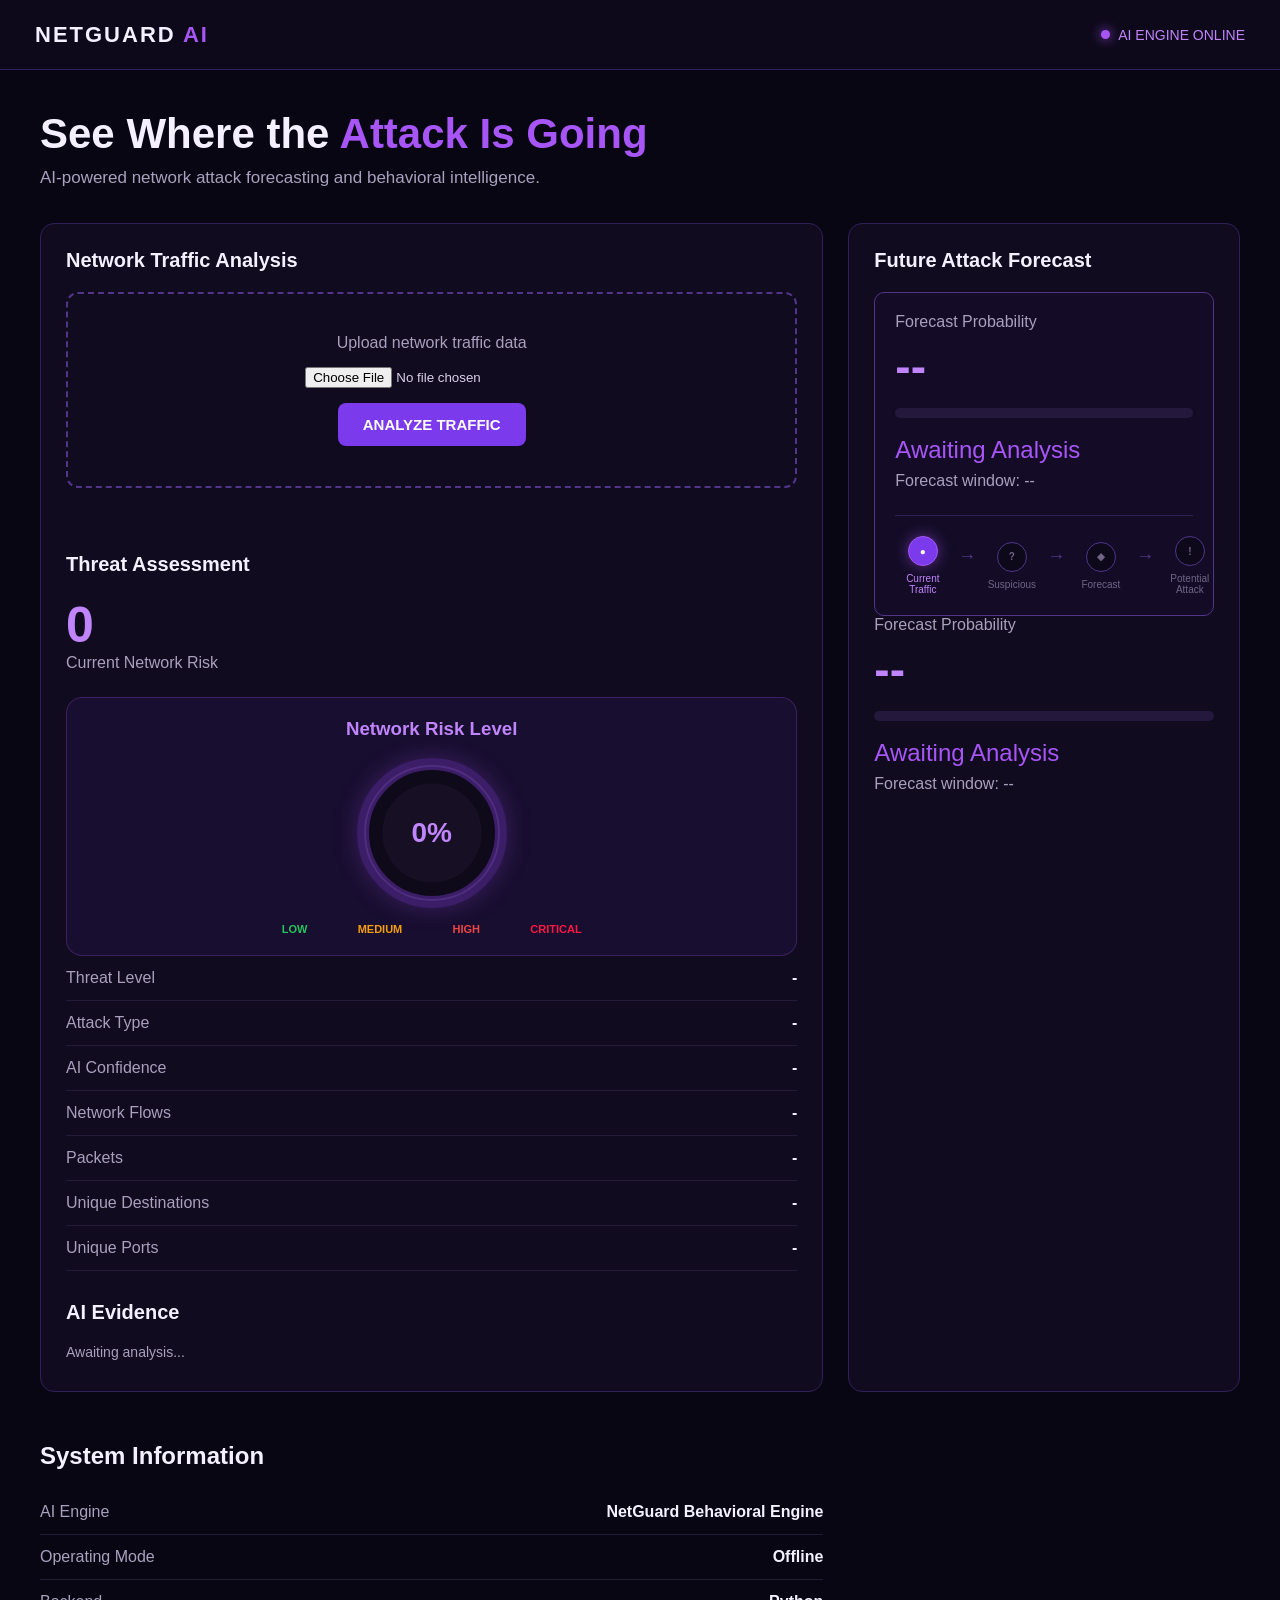
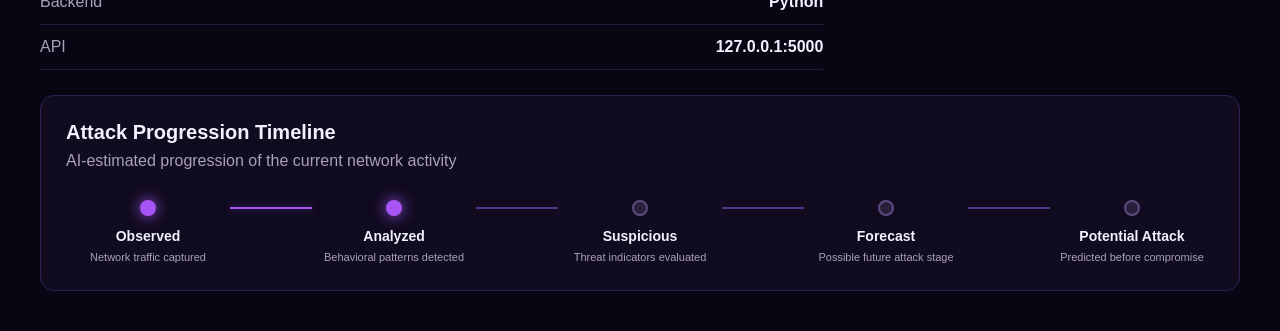
<file: frontended/index.html>
<!DOCTYPE html>
<html lang="en">

<head>

    <meta charset="UTF-8">

    <meta
        name="viewport"
        content="width=device-width, initial-scale=1.0"
    >

    <title>NetGuard AI</title>

    <style>

        /* =========================================
           NETGUARD AI
           ROYAL PURPLE CYBERSECURITY THEME
           ========================================= */

        * {
            box-sizing: border-box;
            margin: 0;
            padding: 0;
        }

        body {
            font-family: Arial, sans-serif;
            background: #080612;
            color: #F4F0FF;
            min-height: 100vh;
            overflow-x: hidden;
        }


        /* =========================================
           HEADER
           ========================================= */

        header {

            height: 70px;

            display: flex;
            align-items: center;
            justify-content: space-between;

            padding: 0 35px;

            border-bottom: 1px solid #30205A;

            background: #0D091A;
        }


        .logo {

            font-size: 22px;

            font-weight: bold;

            letter-spacing: 2px;
        }


        .logo span {

            color: #A855F7;
        }


        .status {

            display: flex;

            align-items: center;

            gap: 8px;

            color: #C084FC;

            font-size: 14px;
        }


        .dot {

            width: 9px;

            height: 9px;

            border-radius: 50%;

            background: #A855F7;

            box-shadow:
                0 0 12px #A855F7;
        }


        /* =========================================
           MAIN
           ========================================= */

        main {

            padding: 40px;

            max-width: 1400px;

            width: 100%;

            margin: auto;
        }


        /* =========================================
           HERO
           ========================================= */

        .hero {

            margin-bottom: 35px;
        }


        .hero h1 {

            font-size: 42px;

            margin-bottom: 10px;
        }


        .hero h1 span {

            color: #A855F7;
        }


        .hero p {

            color: #A9A0BE;

            font-size: 17px;
        }


        /* =========================================
           DASHBOARD
           ========================================= */

        .dashboard {

            display: grid;

            grid-template-columns:
                minmax(0, 2fr)
                minmax(0, 1fr);

            gap: 25px;

            width: 100%;
        }


        /* =========================================
           CARDS
           ========================================= */

        .card {

            min-width: 0;

            background: #100B1F;

            border: 1px solid #30205A;

            border-radius: 14px;

            padding: 25px;
        }


        .card h2 {

            margin-bottom: 20px;

            font-size: 20px;
        }


        /* =========================================
           UPLOAD AREA
           ========================================= */

        .upload-box {

            border: 2px dashed #51358A;

            border-radius: 12px;

            padding: 40px;

            text-align: center;

            margin-bottom: 20px;
        }


        .upload-box p {

            color: #A9A0BE;

            margin-bottom: 15px;
        }


        input[type="file"] {

            color: #D8D0E8;

            max-width: 100%;
        }


        /* =========================================
           BUTTON
           ========================================= */

        button {

            background: #7C3AED;

            color: white;

            border: none;

            padding: 13px 25px;

            border-radius: 8px;

            font-weight: bold;

            cursor: pointer;

            margin-top: 15px;

            transition: 0.2s;

            font-size: 15px;
        }


        button:hover {

            background: #A855F7;

            box-shadow:
                0 0 20px
                rgba(168, 85, 247, 0.4);
        }


        button:active {

            transform: scale(0.98);
        }


        /* =========================================
           ERROR
           ========================================= */

        .error {

            color: #F472B6;

            margin-top: 15px;

            min-height: 20px;
        }


        /* =========================================
           RESULT
           ========================================= */

        .result {

            margin-top: 25px;

           display: block;
        }


        /* =========================================
           RISK SCORE
           ========================================= */

        .risk {

            font-size: 50px;

            font-weight: bold;

            color: #C084FC;

            transition: 0.3s;
        }


        .risk-label {

            color: #A9A0BE;

            margin-bottom: 10px;
        }


        /* =========================================
           METRICS
           ========================================= */

        .metric {

            display: flex;

            justify-content: space-between;

            align-items: center;

            gap: 20px;

            padding: 13px 0;

            border-bottom:
                1px solid #241A3A;
        }


        .metric span:first-child {

            color: #A9A0BE;
        }


        .metric strong {

            text-align: right;

            word-break: break-word;
        }


        /* =========================================
           AI EVIDENCE
           ========================================= */

        .evidence-box {

            margin-top: 30px;
        }


        .evidence-box h2 {

            margin-bottom: 15px;
        }


        #evidence {

            color: #A9A0BE;

            line-height: 1.9;

            font-size: 14px;
        }


        .evidence-item {

    background: #140C27;

    border: 1px solid #30205A;

    border-left: 4px solid #A855F7;

    border-radius: 10px;

    padding: 14px 16px;

    margin-bottom: 10px;

    color: #D8D0E8;

    line-height: 1.5;

    transition: 0.25s ease;
}


.evidence-item:hover {

    border-color: #A855F7;

    background: #1A1030;

    transform: translateX(4px);

    box-shadow:
        0 0 15px
        rgba(168, 85, 247, 0.15);
}


.evidence-icon {

    color: #C084FC;

    font-size: 16px;

    margin-right: 8px;
}


.evidence-title {

    display: block;

    color: #C084FC;

    font-weight: bold;

    font-size: 13px;

    margin-bottom: 4px;

    letter-spacing: 0.5px;
}


.evidence-description {

    color: #A9A0BE;

    font-size: 13px;
}
        /* =========================================
           FORECAST
           ========================================= */

        .forecast-box {

            padding: 20px;

            border-radius: 10px;

            background: #140C27;

            border: 1px solid #51358A;
        }


        .forecast-title {

            color: #A9A0BE;

            font-size: 16px;

            margin-bottom: 8px;
        }


        .forecast-probability {

            font-size: 46px;

            font-weight: bold;

            color: #C084FC;

            margin-bottom: 15px;

            transition: 0.3s;
        }


        /* =========================================
           FORECAST BAR
           ========================================= */

        .forecast-bar {

            width: 100%;

            height: 10px;

            background: #25183D;

            border-radius: 10px;

            overflow: hidden;

            margin-bottom: 18px;
        }


        .forecast-bar-fill {

            height: 100%;

            width: 0%;

            background: #8B5CF6;

            border-radius: 10px;

            box-shadow:
                0 0 12px
                rgba(139, 92, 246, 0.6);

            transition:
                width 0.8s ease,
                background 0.3s ease;
        }


        .forecast-stage {

            font-size: 24px;

            color: #A855F7;

            margin: 8px 0;

            transition: 0.3s;
        }


        .forecast-window {

            color: #A9A0BE;

            margin-top: 8px;
        }


        /* =========================================
           SYSTEM INFORMATION
           ========================================= */

        .system-info {

            margin-top: 25px;
        }


        .system-info h2 {

            margin-bottom: 20px;
        }


        /* =========================================
           ATTACK TIMELINE
           ========================================= */

        .timeline-card {

            margin-top: 25px;

            background: #100B1F;

            border: 1px solid #30205A;

            border-radius: 14px;

            padding: 25px;

            width: 100%;
        }


        .timeline-card h2 {

            margin-bottom: 8px;

            font-size: 20px;
        }


        .timeline-subtitle {

            color: #A9A0BE;

            margin-bottom: 30px;
        }


        .attack-timeline {

            display: flex;

            align-items: flex-start;

            width: 100%;
        }


        .timeline-step {

            flex: 1;

            position: relative;

            text-align: center;

            min-width: 0;
        }


        .timeline-dot {

            width: 16px;

            height: 16px;

            margin: auto;

            border-radius: 50%;

            background: #29213B;

            border: 2px solid #604A82;

            transition: 0.3s;
        }


        .timeline-step.active .timeline-dot {

            background: #A855F7;

            border-color: #A855F7;

            box-shadow:
                0 0 15px #A855F7;
        }


        .timeline-step.predicted .timeline-dot {

            background: #7C3AED;

            border-color: #C084FC;

            box-shadow:
                0 0 15px #7C3AED;
        }


        .timeline-content {

            display: flex;

            flex-direction: column;

            margin-top: 12px;

            gap: 6px;
        }


        .timeline-content strong {

            font-size: 14px;
        }


        .timeline-content span {

            color: #A9A0BE;

            font-size: 11px;

            line-height: 1.4;
        }


        .timeline-line {

            height: 2px;

            flex: 0.5;

            background: #51358A;

            margin-top: 7px;

            transition: 0.3s;
        }


        .timeline-line.active {

            background: #A855F7;

            box-shadow:
                0 0 8px
                rgba(168, 85, 247, 0.5);
        }


        /* =========================================
           THREAT COLORS
           ========================================= */

        .threat-low {

            color: #22C55E !important;
        }


        .threat-medium {

            color: #F59E0B !important;
        }


        .threat-high {

            color: #EF4444 !important;
        }


        .threat-critical {

            color: #FF1744 !important;

            text-shadow:
                0 0 12px
                rgba(255, 23, 68, 0.5);
        }


        /* =========================================
           MOBILE
           ========================================= */

        @media (max-width: 900px) {

            .dashboard {

                grid-template-columns: 1fr;
            }


            main {

                padding: 20px;
            }


            .hero h1 {

                font-size: 32px;
            }


            .attack-timeline {

                overflow-x: auto;

                padding-bottom: 15px;

                min-width: 700px;
            }


            .timeline-card {

                overflow-x: auto;
            }
        }


        @media (max-width: 600px) {

            header {

                padding: 0 18px;
            }


            .status {

                font-size: 11px;
            }


            .logo {

                font-size: 18px;
            }


            .upload-box {

                padding: 25px 15px;
            }


            .metric {

                font-size: 14px;
            }
        }
        /* =========================================
   ATTACK FORECAST PATH
   ========================================= */

.attack-path {

    display: flex;

    align-items: center;

    justify-content: space-between;

    gap: 8px;

    margin-top: 25px;

    padding-top: 20px;

    border-top: 1px solid #30205A;
}


.path-node {

    display: flex;

    flex-direction: column;

    align-items: center;

    text-align: center;

    gap: 7px;

    color: #6F6485;

    font-size: 10px;

    min-width: 55px;

    transition: 0.3s ease;
}


.path-icon {

    width: 30px;

    height: 30px;

    display: flex;

    align-items: center;

    justify-content: center;

    border-radius: 50%;

    border: 1px solid #51358A;

    background: #0D091A;

    color: #6F6485;

    font-weight: bold;

    transition: 0.3s ease;
}


.path-node.active {

    color: #C084FC;
}


.path-node.active .path-icon {

    background: #7C3AED;

    border-color: #A855F7;

    color: white;

    box-shadow:
        0 0 14px
        rgba(168, 85, 247, 0.5);
}


.path-node.predicted {

    color: #C084FC;
}


.path-node.predicted .path-icon {

    background: #A855F7;

    border-color: #C084FC;

    color: white;

    box-shadow:
        0 0 18px
        rgba(168, 85, 247, 0.7);
}


.path-node.danger {

    color: #EF4444;
}


.path-node.danger .path-icon {

    background: #EF4444;

    border-color: #F87171;

    color: white;

    box-shadow:
        0 0 18px
        rgba(239, 68, 68, 0.6);
}


.path-arrow {

    color: #51358A;

    font-size: 18px;

    margin-bottom: 18px;

    transition: 0.3s ease;
}


.path-arrow.active {

    color: #A855F7;

    text-shadow:
        0 0 8px
        rgba(168, 85, 247, 0.6);
}


@media (max-width: 600px) {

    .attack-path {

        min-width: 360px;
    }

}


/* =========================
   NETWORK RISK GAUGE
   ========================= */

.risk-gauge-section {
    margin-top: 25px;
    padding: 20px;
    border-radius: 16px;
    background: rgba(124, 58, 237, 0.08);
    border: 1px solid rgba(168, 85, 247, 0.25);
    text-align: center;
}

.risk-gauge-section h3 {
    margin-bottom: 18px;
    color: #C084FC;
}

.risk-gauge {
    display: flex;
    justify-content: center;
    align-items: center;
}

.gauge-circle {
    width: 150px;
    height: 150px;
    border-radius: 50%;
    border: 12px solid #3B1D68;
    display: flex;
    justify-content: center;
    align-items: center;
    background: radial-gradient(circle, #171025 55%, #0F0A1A 56%);
    box-shadow: 0 0 25px rgba(168, 85, 247, 0.25);
    transition: all 0.6s ease;
    position: relative;
}

.gauge-circle::before {
    content: "";
    position: absolute;
    inset: -5px;
    border-radius: 50%;
    border: 2px solid rgba(192, 132, 252, 0.15);
}

#gaugeScore {
    font-size: 30px;
    font-weight: 800;
    z-index: 2;
    transition: color 0.6s ease;
}

#gaugeScore {
    font-size: 28px;
    font-weight: bold;
    color: #C084FC;
}

.gauge-labels {
    display: flex;
    justify-content: space-between;
    max-width: 300px;
    margin: 15px auto 0;
    font-size: 11px;
    font-weight: bold;
}

.gauge-labels span:nth-child(1) {
    color: #22C55E;
}

.gauge-labels span:nth-child(2) {
    color: #F59E0B;
}

.gauge-labels span:nth-child(3) {
    color: #EF4444;
}

.gauge-labels span:nth-child(4) {
    color: #FF1744;
}
    </style>

</head>


<body>


    <!-- =========================================
         HEADER
         ========================================= -->

    <header>

        <div class="logo">
            NETGUARD <span>AI</span>
        </div>


        <div class="status">

            <div class="dot"></div>

            AI ENGINE ONLINE

        </div>

    </header>



    <!-- =========================================
         MAIN
         ========================================= -->

    <main>


        <!-- HERO -->

        <section class="hero">

            <h1>
                See Where the
                <span>Attack Is Going</span>
            </h1>

            <p>
                AI-powered network attack forecasting
                and behavioral intelligence.
            </p>

        </section>



        <!-- =====================================
             HORIZONTAL DASHBOARD
             ===================================== -->

        <section class="dashboard">


            <!-- =================================
                 LEFT CARD
                 NETWORK TRAFFIC
                 ================================= -->

            <div class="card">

                <h2>
                    Network Traffic Analysis
                </h2>


                <div class="upload-box">

                    <p>
                        Upload network traffic data
                    </p>


                    <input
                        type="file"
                        id="trafficFile"
                        accept=".csv"
                    >


                    <br>


                    <button
                        type="button"
                        onclick="analyzeTraffic()"
                    >
                        ANALYZE TRAFFIC
                    </button>

                </div>


                <div
                    id="errorMessage"
                    class="error"
                ></div>



                <!-- =========================
                     THREAT ASSESSMENT
                     ========================= -->

                <div
                    id="result"
                    class="result"
                >

                    <h2>
                        Threat Assessment
                    </h2>


                    <div
                        class="risk"
                        id="riskScore"
                    >
                        0
                    </div>


                    <div class="risk-label">
                        Current Network Risk
                    </div>

                    <div class="risk-gauge-section">
    <h3>Network Risk Level</h3>

    <div class="risk-gauge">
        <div class="gauge-circle">
            <span id="gaugeScore">0%</span>
        </div>
    </div>

    <div class="gauge-labels">
        <span>LOW</span>
        <span>MEDIUM</span>
        <span>HIGH</span>
        <span>CRITICAL</span>
    </div>
</div>


                    <div class="metric">

                        <span>
                            Threat Level
                        </span>

                        <strong id="riskLevel">
                            -
                        </strong>

                    </div>


                    <div class="metric">

                        <span>
                            Attack Type
                        </span>

                        <strong id="attackType">
                            -
                        </strong>

                    </div>


                    <div class="metric">

                        <span>
                            AI Confidence
                        </span>

                        <strong id="confidence">
                            -
                        </strong>

                    </div>


                    <div class="metric">

                        <span>
                            Network Flows
                        </span>

                        <strong id="flows">
                            -
                        </strong>

                    </div>


                    <div class="metric">

                        <span>
                            Packets
                        </span>

                        <strong id="packets">
                            -
                        </strong>

                    </div>


                    <div class="metric">

                        <span>
                            Unique Destinations
                        </span>

                        <strong id="destinations">
                            -
                        </strong>

                    </div>


                    <div class="metric">

                        <span>
                            Unique Ports
                        </span>

                        <strong id="ports">
                            -
                        </strong>

                    </div>



                    <!-- =========================
                         AI EVIDENCE
                         ========================= -->

                    <div class="evidence-box">

                        <h2>
                            AI Evidence
                        </h2>


                        <div id="evidence">

                            Awaiting analysis...

                        </div>

                    </div>

                </div>

            </div>



            <!-- =================================
                 RIGHT CARD
                 FORECAST
                 ================================= -->

            <div class="card">

                <h2>
                    Future Attack Forecast
                </h2>


                <div class="forecast-box">

    <div class="forecast-title">
        Forecast Probability
    </div>

    <div
        class="forecast-probability"
        id="forecastProbability"
    >
        --
    </div>

    <div class="forecast-bar">

        <div
            id="forecastBar"
            class="forecast-bar-fill"
        ></div>

    </div>

    <div
        class="forecast-stage"
        id="forecastStage"
    >
        Awaiting Analysis
    </div>

    <div class="forecast-window">

        Forecast window:
        <span id="forecastWindow">--</span>

    </div>

    <!-- ATTACK PATH -->

    <div class="attack-path">

        <div class="path-node active">

            <div class="path-icon">
                ●
            </div>

            <span>
                Current Traffic
            </span>

        </div>

        <div class="path-arrow">
            →
        </div>

        <div
            class="path-node"
            id="pathSuspicious"
        >

            <div class="path-icon">
                ?
            </div>

            <span>
                Suspicious
            </span>

        </div>

        <div class="path-arrow">
            →
        </div>

        <div
            class="path-node"
            id="pathForecast"
        >

            <div class="path-icon">
                ◆
            </div>

            <span>
                Forecast
            </span>

        </div>

        <div class="path-arrow">
            →
        </div>

        <div
            class="path-node"
            id="pathAttack"
        >

            <div class="path-icon">
                !
            </div>

            <span>
                Potential Attack
            </span>

        </div>

    </div>

</div>


                    <div class="forecast-title">

                        Forecast Probability

                    </div>


                    <div
                        class="forecast-probability"
                        id="forecastProbability"
                    >
                        --
                    </div>


                    <div class="forecast-bar">

                        <div
                            id="forecastBar"
                            class="forecast-bar-fill"
                        ></div>

                    </div>


                    <div
                        class="forecast-stage"
                        id="forecastStage"
                    >
                        Awaiting Analysis
                    </div>


                    <div class="forecast-window">

                        Forecast window:

                        <span id="forecastWindow">
                            --
                        </span>

                    </div>

                </div>



                <!-- =========================
                     SYSTEM INFORMATION
                     ========================= -->

                <div class="system-info">

                    <h2>
                        System Information
                    </h2>


                    <div class="metric">

                        <span>
                            AI Engine
                        </span>

                        <strong>
                            NetGuard Behavioral Engine
                        </strong>

                    </div>


                    <div class="metric">

                        <span>
                            Operating Mode
                        </span>

                        <strong>
                            Offline
                        </strong>

                    </div>


                    <div class="metric">

                        <span>
                            Backend
                        </span>

                        <strong>
                            Python
                        </strong>

                    </div>


                    <div class="metric">

                        <span>
                            API
                        </span>

                        <strong>
                            127.0.0.1:5000
                        </strong>

                    </div>

                </div>

            </div>

        </section>



        <!-- =====================================
             ATTACK PROGRESSION TIMELINE
             ===================================== -->

        <section class="timeline-card">

            <h2>
                Attack Progression Timeline
            </h2>


            <p class="timeline-subtitle">

                AI-estimated progression of the
                current network activity

            </p>


            <div class="attack-timeline">


                <!-- OBSERVED -->

                <div
                    class="timeline-step active"
                    id="timelineObserved"
                >

                    <div class="timeline-dot"></div>

                    <div class="timeline-content">

                        <strong>
                            Observed
                        </strong>

                        <span>
                            Network traffic captured
                        </span>

                    </div>

                </div>


                <div
                    class="timeline-line active"
                    id="line1"
                ></div>


                <!-- ANALYZED -->

                <div
                    class="timeline-step active"
                    id="timelineAnalyzed"
                >

                    <div class="timeline-dot"></div>

                    <div class="timeline-content">

                        <strong>
                            Analyzed
                        </strong>

                        <span>
                            Behavioral patterns detected
                        </span>

                    </div>

                </div>


                <div
                    class="timeline-line"
                    id="line2"
                ></div>


                <!-- SUSPICIOUS -->

                <div
                    class="timeline-step"
                    id="timelineSuspicious"
                >

                    <div class="timeline-dot"></div>

                    <div class="timeline-content">

                        <strong>
                            Suspicious
                        </strong>

                        <span>
                            Threat indicators evaluated
                        </span>

                    </div>

                </div>


                <div
                    class="timeline-line"
                    id="line3"
                ></div>


                <!-- FORECAST -->

                <div
                    class="timeline-step"
                    id="timelineForecast"
                >

                    <div class="timeline-dot"></div>

                    <div class="timeline-content">

                        <strong>
                            Forecast
                        </strong>

                        <span>
                            Possible future attack stage
                        </span>

                    </div>

                </div>


                <div
                    class="timeline-line"
                    id="line4"
                ></div>


                <!-- POTENTIAL ATTACK -->

                <div
                    class="timeline-step"
                    id="timelineAttack"
                >

                    <div class="timeline-dot"></div>

                    <div class="timeline-content">

                        <strong>
                            Potential Attack
                        </strong>

                        <span>
                            Predicted before compromise
                        </span>

                    </div>

                </div>

            </div>

        </section>


    </main>



    <!-- =========================================
         JAVASCRIPT
         ========================================= -->

    <script>


        async function analyzeTraffic() {


            /*
             ========================================
             GET ELEMENTS
             ========================================
            */

            const fileInput =
                document.getElementById(
                    "trafficFile"
                );


            const errorMessage =
                document.getElementById(
                    "errorMessage"
                );


            const result =
                document.getElementById(
                    "result"
                );


            /*
             ========================================
             CLEAR PREVIOUS ERROR
             ========================================
            */

            errorMessage.innerText = "";



            /*
             ========================================
             CHECK FILE
             ========================================
            */

            if (
                !fileInput ||
                !fileInput.files.length
            ) {

                errorMessage.innerText =
                    "Please select a CSV file first.";

                return;
            }



            const file =
                fileInput.files[0];



            /*
             ========================================
             SHOW ANALYZING STATUS
             ========================================
            */

            errorMessage.style.color =
                "#C084FC";

            errorMessage.innerText =
                "Analyzing network traffic...";



            try {


                /*
                 ====================================
                 READ CSV
                 ====================================
                */

                const text =
                    await file.text();


                const rows =
                    text
                        .trim()
                        .split(/\r?\n/);



                if (rows.length < 2) {

                    throw new Error(
                        "CSV file does not contain enough data."
                    );

                }



                /*
                 ====================================
                 CSV HEADERS
                 ====================================
                */

                const headers =
                    rows[0]
                        .split(",")
                        .map(
                            h => h.trim()
                        );



                /*
                 ====================================
                 CSV → JSON
                 ====================================
                */

                const data = [];


                for (
                    let i = 1;
                    i < rows.length;
                    i++
                ) {


                    if (
                        !rows[i].trim()
                    ) {

                        continue;
                    }


                    const values =
                        rows[i].split(",");


                    const row = {};


                    headers.forEach(
                        (
                            header,
                            index
                        ) => {

                            row[header] =
                                values[index] !== undefined
                                    ? values[index].trim()
                                    : "";

                        }
                    );


                    data.push(row);

                }



                console.log(
                    "Sending traffic data:",
                    data
                );



                /*
                 ====================================
                 SEND TO PYTHON FLASK
                 ====================================
                */

                const response =
                    await fetch(
                        "/analyze",
                        {

                            method: "POST",

                            headers: {

                                "Content-Type":
                                    "application/json"

                            },

                            body:
                                JSON.stringify(data)

                        }
                    );



                /*
                 ====================================
                 READ BACKEND RESPONSE
                 ====================================
                */

                let resultData;


                try {

                    resultData =
                        await response.json();

                }
                catch {

                    throw new Error(
                        "Backend returned an invalid response."
                    );

                }



                console.log(
                    "NetGuard AI response:",
                    resultData
                );

                // Save latest NetGuard AI analysis for other modules
localStorage.setItem(
    "netguardAnalysis",
    JSON.stringify(resultData)
);



                /*
                 ====================================
                 BACKEND ERROR
                 ====================================
                */

                if (!response.ok) {

                    throw new Error(

                        resultData.error ||
                        resultData.details ||
                        "Backend analysis failed."

                    );

                }



                /*
                 ====================================
                 SHOW RESULT
                 ====================================
                */

                result.style.display =
                    "block";



                /*
                 ====================================
                 RISK SCORE
                 ====================================
                */

                const riskScoreElement =
                    document.getElementById(
                        "riskScore"
                    );


                const riskScore =
                    Number(
                        resultData.risk.score
                    ) || 0;

                    // Update Network Risk Gauge



                riskScoreElement.innerText =
                    riskScore;



                /*
                 ====================================
                 THREAT LEVEL
                 ====================================
                */

                const riskLevelElement =
                    document.getElementById(
                        "riskLevel"
                    );


                const level =
                    String(
                        resultData.risk.level || "-"
                    ).toUpperCase();

                    // Update Network Risk Gauge
const gaugeScore = document.getElementById("gaugeScore");
const gaugeCircle = document.querySelector(".gauge-circle");

// Animate risk score
// Animate risk score
let currentScore = 0;

const animateGauge = setInterval(() => {
    currentScore += 1;

    if (currentScore >= riskScore) {
        currentScore = riskScore;
        clearInterval(animateGauge);
    }

    gaugeScore.innerText = currentScore + "%";
}, 80);
if (level === "LOW") {
    gaugeScore.style.color = "#22C55E";
    gaugeCircle.style.borderColor = "#22C55E";
    gaugeCircle.style.boxShadow = "0 0 25px rgba(34, 197, 94, 0.35)";
}
else if (level === "MEDIUM") {
    gaugeScore.style.color = "#F59E0B";
    gaugeCircle.style.borderColor = "#F59E0B";
    gaugeCircle.style.boxShadow = "0 0 25px rgba(245, 158, 11, 0.35)";
}
else if (level === "HIGH") {
    gaugeScore.style.color = "#EF4444";
    gaugeCircle.style.borderColor = "#EF4444";
    gaugeCircle.style.boxShadow = "0 0 25px rgba(239, 68, 68, 0.35)";
}
else if (level === "CRITICAL") {
    gaugeScore.style.color = "#FF1744";
    gaugeCircle.style.borderColor = "#FF1744";
    gaugeCircle.style.boxShadow = "0 0 30px rgba(255, 23, 68, 0.45)";
}


                riskLevelElement.innerText =
                    level;


                riskLevelElement.className =
                    "";


                riskScoreElement.className =
                    "risk";



                if (level === "LOW") {

                    riskLevelElement.classList.add(
                        "threat-low"
                    );

                    riskScoreElement.classList.add(
                        "threat-low"
                    );

                }

                else if (level === "MEDIUM") {

                    riskLevelElement.classList.add(
                        "threat-medium"
                    );

                    riskScoreElement.classList.add(
                        "threat-medium"
                    );

                }

                else if (level === "HIGH") {

                    riskLevelElement.classList.add(
                        "threat-high"
                    );

                    riskScoreElement.classList.add(
                        "threat-high"
                    );

                }

                else if (
                    level === "CRITICAL"
                ) {

                    riskLevelElement.classList.add(
                        "threat-critical"
                    );

                    riskScoreElement.classList.add(
                        "threat-critical"
                    );

                }



                /*
                 ====================================
                 ATTACK TYPE
                 ====================================
                */

                document.getElementById(
                    "attackType"
                ).innerText =

                    resultData.risk.attack_type
                    || "Unknown";



                /*
                 ====================================
                 AI CONFIDENCE
                 ====================================
                */

                document.getElementById(
                    "confidence"
                ).innerText =

                    (
                        resultData.risk.confidence
                        ?? 0
                    ) + "%";



                /*
                 ====================================
                 TRAFFIC INFORMATION
                 ====================================
                */

                document.getElementById(
                    "flows"
                ).innerText =

                    resultData.traffic.flows
                    ?? 0;


                document.getElementById(
                    "packets"
                ).innerText =

                    resultData.traffic.packets
                    ?? 0;


                document.getElementById(
                    "destinations"
                ).innerText =

                    resultData
                        .traffic
                        .unique_destinations
                    ?? 0;


                document.getElementById(
                    "ports"
                ).innerText =

                    resultData
                        .traffic
                        .unique_ports
                    ?? 0;



                /*
                 ====================================
                 AI EVIDENCE
                 ====================================
                */

                const evidenceElement =
                    document.getElementById(
                        "evidence"
                    );


                if (
    resultData.evidence &&
    resultData.evidence.length > 0
) {

    evidenceElement.innerHTML =

        resultData.evidence

            .map(
                (item, index) => {

                    let title;

                    if (index === 0) {
                        title = "TRAFFIC ANOMALY";
                    }
                    else if (index === 1) {
                        title = "BEHAVIORAL INDICATOR";
                    }
                    else {
                        title = "AI DETECTION";
                    }

                    return `
                        <div class="evidence-item">

                            <span class="evidence-title">
                                <span class="evidence-icon">◆</span>
                                ${title}
                            </span>

                            <span class="evidence-description">
                                ${item}
                            </span>

                        </div>
                    `;
                }
            )

            .join("");

}
else {

    evidenceElement.innerHTML = `

        <div class="evidence-item">

            <span class="evidence-title">
                <span class="evidence-icon">✓</span>
                NO SIGNIFICANT THREATS
            </span>

            <span class="evidence-description">
                No significant threat indicators
                detected in the analyzed traffic.
            </span>

        </div>

    `;

}



                /*
                 ====================================
                 FORECAST
                 ====================================
                */

                const forecast =
                    resultData.forecast
                    || {};


                const probability =
                    Math.max(
                        0,
                        Math.min(
                            100,
                            Number(
                                forecast.probability
                            ) || 0
                        )
                    );



                document.getElementById(
                    "forecastProbability"
                ).innerText =
                    probability + "%";



                document.getElementById(
                    "forecastBar"
                ).style.width =
                    probability + "%";



                document.getElementById(
                    "forecastStage"
                ).innerText =

                    forecast.predicted_stage
                    || "Normal Network Behavior";



                document.getElementById(
                    "forecastWindow"
                ).innerText =

                    forecast.forecast_window
                    || "20+ minutes";



                /*
                 ====================================
                 FORECAST COLOR
                 ====================================
                */

                const forecastProbabilityElement =
                    document.getElementById(
                        "forecastProbability"
                    );


                const forecastBar =
                    document.getElementById(
                        "forecastBar"
                    );


                const forecastStage =
                    document.getElementById(
                        "forecastStage"
                    );


                if (probability < 35) {

                    forecastProbabilityElement.style.color =
                        "#22C55E";

                    forecastBar.style.background =
                        "#22C55E";

                    forecastStage.style.color =
                        "#22C55E";

                }

                else if (probability < 70) {

                    forecastProbabilityElement.style.color =
                        "#F59E0B";

                    forecastBar.style.background =
                        "#F59E0B";

                    forecastStage.style.color =
                        "#F59E0B";

                }

                else {

                    forecastProbabilityElement.style.color =
                        "#EF4444";

                    forecastBar.style.background =
                        "#EF4444";

                    forecastStage.style.color =
                        "#EF4444";

                }



                /*
                 ====================================
                 UPDATE TIMELINE
                 ====================================
                */

                updateTimeline(
                    level,
                    probability
                );



                /*
                 ====================================
                 SUCCESS MESSAGE
                 ====================================
                */

                errorMessage.style.color =
                    "#22C55E";

                errorMessage.innerText =
                    "Analysis completed successfully.";


            }


            catch (error) {


                console.error(
                    "NetGuard AI error:",
                    error
                );


                errorMessage.style.color =
                    "#F472B6";


                errorMessage.innerText =
                    "Error: " +
                    error.message;

            }

        }



        /*
         =========================================
         TIMELINE UPDATE
         =========================================
        */

        function updateTimeline(
            level,
            probability
        ) {


            const suspicious =
                document.getElementById(
                    "timelineSuspicious"
                );


            const forecast =
                document.getElementById(
                    "timelineForecast"
                );


            const attack =
                document.getElementById(
                    "timelineAttack"
                );


            const line2 =
                document.getElementById(
                    "line2"
                );


            const line3 =
                document.getElementById(
                    "line3"
                );


            const line4 =
                document.getElementById(
                    "line4"
                );

                const pathSuspicious =
    document.getElementById("pathSuspicious");

const pathForecast =
    document.getElementById("pathForecast");

const pathAttack =
    document.getElementById("pathAttack");


            /*
             ======================================
             RESET
             ======================================
            */
pathSuspicious.classList.remove(
    "predicted",
    "danger"
);

pathForecast.classList.remove(
    "predicted",
    "danger"
);

pathAttack.classList.remove(
    "predicted",
    "danger"
);
            suspicious.classList.remove(
                "active",
                "predicted"
            );


            forecast.classList.remove(
                "active",
                "predicted"
            );


            attack.classList.remove(
                "active",
                "predicted"
            );


            line2.classList.remove(
                "active"
            );


            line3.classList.remove(
                "active"
            );


            line4.classList.remove(
                "active"
            );



            /*
             ======================================
             MEDIUM+
             ======================================
            */

            if (
                probability >= 35
            ) {

                suspicious.classList.add(
                    "active"
                );

                line2.classList.add(
                    "active"
                );

            }



            /*
             ======================================
             HIGH+
             ======================================
            */

            if (
                probability >= 70 ||
                level === "HIGH" ||
                level === "CRITICAL"
            ) {

                forecast.classList.add(
                    "predicted"
                );

                line3.classList.add(
                    "active"
                );

            }



            /*
             ======================================
             CRITICAL
             ======================================
            */

            if (
                probability >= 85 ||
                level === "CRITICAL"
            ) {

                attack.classList.add(
                    "predicted"
                );

                line4.classList.add(
                    "active"
                );

            }

        }



        /*
         =========================================
         MAKE FUNCTION AVAILABLE TO BUTTON
         =========================================
        */

        window.analyzeTraffic =
            analyzeTraffic;


    </script>


</body>

</html>
</file>
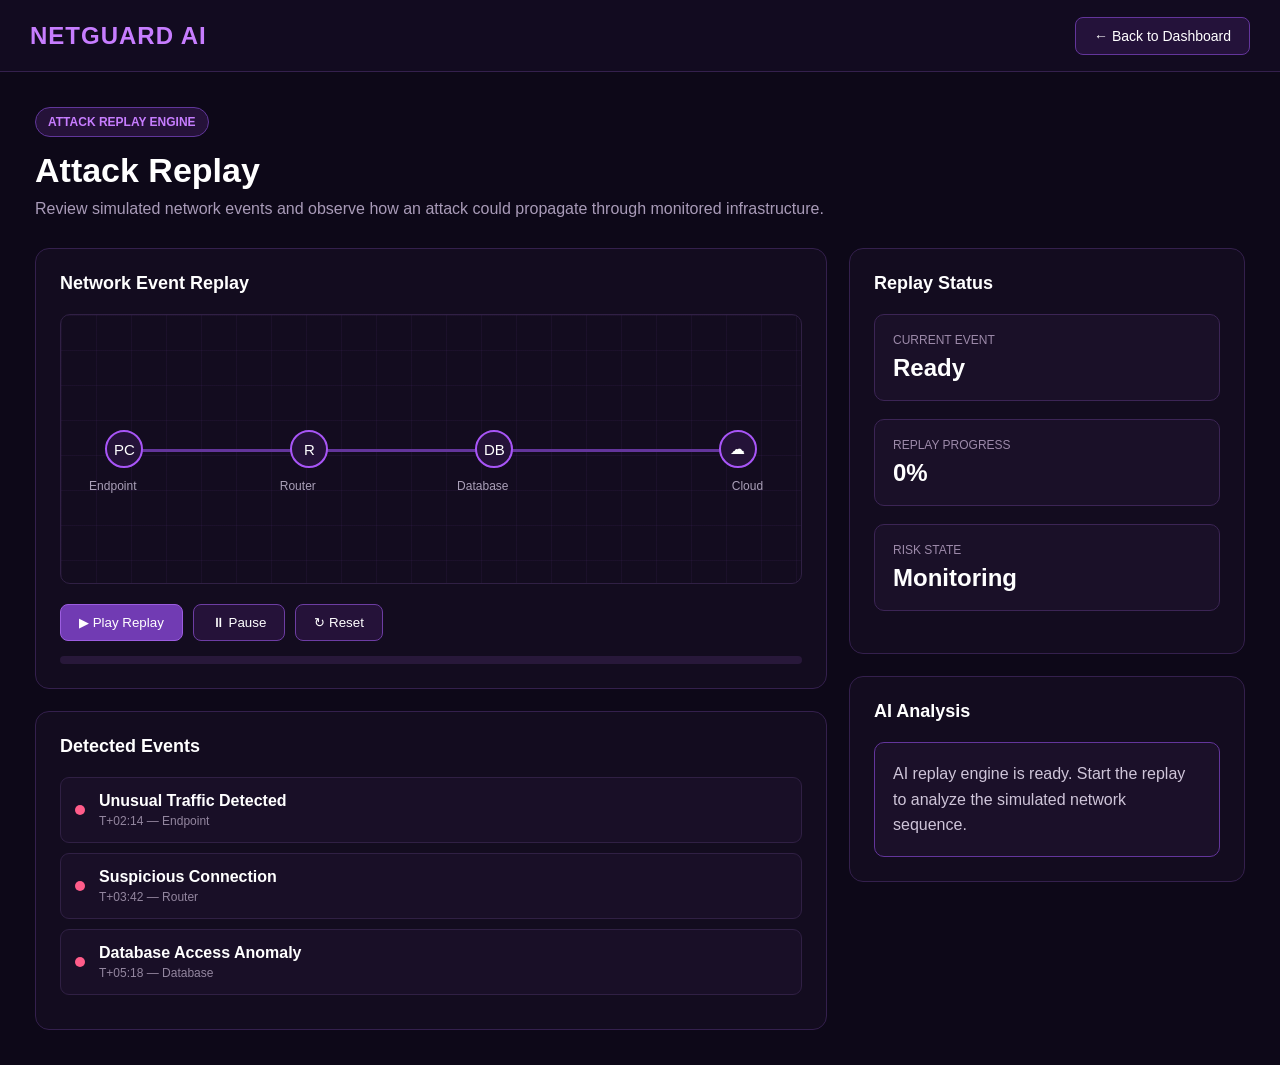
<file: frontended/attackreplay.html>
<!DOCTYPE html>
<html lang="en">
<head>
<meta charset="UTF-8">
<meta name="viewport" content="width=device-width, initial-scale=1.0">
<title>NetGuard AI - Attack Replay</title>

<style>
* {
    box-sizing: border-box;
    margin: 0;
    padding: 0;
}

body {
    font-family: Arial, sans-serif;
    background: #0d0818;
    color: #ffffff;
    min-height: 100vh;
}

.header {
    height: 72px;
    background: #120b20;
    border-bottom: 1px solid #34204d;
    display: flex;
    align-items: center;
    justify-content: space-between;
    padding: 0 30px;
}

.logo {
    font-size: 24px;
    font-weight: bold;
    color: #c77dff;
    letter-spacing: 1px;
}

.back-btn {
    background: #24123a;
    color: white;
    border: 1px solid #63359b;
    padding: 10px 18px;
    border-radius: 8px;
    cursor: pointer;
    font-size: 14px;
}

.back-btn:hover {
    background: #3a1d5d;
}

.container {
    padding: 35px;
    max-width: 1400px;
    margin: auto;
}

.tag {
    display: inline-block;
    padding: 7px 12px;
    border-radius: 20px;
    background: #251239;
    color: #c77dff;
    border: 1px solid #60369a;
    font-size: 12px;
    font-weight: bold;
    margin-bottom: 14px;
}

h1 {
    font-size: 34px;
    margin-bottom: 10px;
}

.subtitle {
    color: #a99bb8;
    margin-bottom: 30px;
}

.dashboard {
    display: grid;
    grid-template-columns: 2fr 1fr;
    gap: 22px;
}

.panel {
    background: #130c1f;
    border: 1px solid #34204d;
    border-radius: 14px;
    padding: 24px;
}

.panel h2 {
    font-size: 18px;
    margin-bottom: 20px;
}

.timeline {
    position: relative;
    height: 270px;
    background:
        linear-gradient(rgba(120,70,170,.08) 1px, transparent 1px),
        linear-gradient(90deg, rgba(120,70,170,.08) 1px, transparent 1px);
    background-size: 35px 35px;
    border: 1px solid #302044;
    border-radius: 10px;
    overflow: hidden;
}

.network-line {
    position: absolute;
    top: 50%;
    left: 7%;
    right: 7%;
    height: 3px;
    background: #63359b;
}

.node {
    position: absolute;
    top: calc(50% - 19px);
    width: 38px;
    height: 38px;
    border-radius: 50%;
    background: #241238;
    border: 2px solid #a855f7;
    display: flex;
    align-items: center;
    justify-content: center;
    font-size: 15px;
    z-index: 2;
}

.node1 { left: 6%; }
.node2 { left: 31%; }
.node3 { left: 56%; }
.node4 { right: 6%; }

.node-label {
    position: absolute;
    top: calc(50% + 30px);
    transform: translateX(-50%);
    color: #aaa0b8;
    font-size: 12px;
}

.label1 { left: 7%; }
.label2 { left: 32%; }
.label3 { left: 57%; }
.label4 { right: 3%; }

.attack-marker {
    position: absolute;
    top: 35%;
    left: 20%;
    width: 12px;
    height: 12px;
    border-radius: 50%;
    background: #ff5c8a;
    box-shadow: 0 0 15px #ff5c8a;
    display: none;
}

.attack-pulse {
    position: absolute;
    top: 32%;
    left: 18%;
    width: 45px;
    height: 45px;
    border: 2px solid #ff5c8a;
    border-radius: 50%;
    display: none;
}

.status-box {
    background: #1a1028;
    border: 1px solid #3c2555;
    border-radius: 10px;
    padding: 18px;
    margin-bottom: 18px;
}

.status-title {
    color: #9d8aaa;
    font-size: 12px;
    margin-bottom: 7px;
}

.status-value {
    font-size: 24px;
    font-weight: bold;
}

.controls {
    display: flex;
    gap: 10px;
    margin-top: 20px;
}

.control-btn {
    padding: 10px 18px;
    border-radius: 8px;
    border: 1px solid #6d3da3;
    background: #251239;
    color: white;
    cursor: pointer;
}

.control-btn:hover {
    background: #3b1d5c;
}

.play-btn {
    background: #713bb3;
    border-color: #9c5de0;
}

.events {
    margin-top: 22px;
}

.event {
    display: flex;
    align-items: center;
    gap: 14px;
    padding: 14px;
    margin-bottom: 10px;
    border-radius: 9px;
    background: #190f27;
    border: 1px solid #302044;
}

.event-dot {
    width: 10px;
    height: 10px;
    border-radius: 50%;
    background: #ff5c8a;
}

.event-info {
    flex: 1;
}

.event-title {
    font-weight: bold;
    margin-bottom: 4px;
}

.event-time {
    color: #93869f;
    font-size: 12px;
}

.ai-box {
    border: 1px solid #63359b;
    background: #1b1029;
    border-radius: 10px;
    padding: 18px;
    line-height: 1.6;
    color: #cfc5d9;
}

.progress {
    height: 8px;
    background: #28183a;
    border-radius: 10px;
    margin-top: 15px;
    overflow: hidden;
}

.progress-bar {
    height: 100%;
    width: 0%;
    background: #a855f7;
    transition: width .5s;
}

@media(max-width: 900px) {
    .dashboard {
        grid-template-columns: 1fr;
    }

    .container {
        padding: 20px;
    }
}
</style>
</head>

<body>

<div class="header">
    <div class="logo">NETGUARD AI</div>

    <button class="back-btn" onclick="goHome()">
        ← Back to Dashboard
    </button>
</div>

<div class="container">

    <div class="tag">ATTACK REPLAY ENGINE</div>

    <h1>Attack Replay</h1>

    <p class="subtitle">
        Review simulated network events and observe how an attack could propagate
        through monitored infrastructure.
    </p>

    <div class="dashboard">

        <div>

            <div class="panel">

                <h2>Network Event Replay</h2>

                <div class="timeline">

                    <div class="network-line"></div>

                    <div class="node node1">PC</div>
                    <div class="node node2">R</div>
                    <div class="node node3">DB</div>
                    <div class="node node4">☁</div>

                    <div class="node-label label1">Endpoint</div>
                    <div class="node-label label2">Router</div>
                    <div class="node-label label3">Database</div>
                    <div class="node-label label4">Cloud</div>

                    <div class="attack-marker" id="attackMarker"></div>
                    <div class="attack-pulse" id="attackPulse"></div>

                </div>

                <div class="controls">

                    <button
                        class="control-btn play-btn"
                        onclick="startReplay()">
                        ▶ Play Replay
                    </button>

                    <button
                        class="control-btn"
                        onclick="pauseReplay()">
                        ⏸ Pause
                    </button>

                    <button
                        class="control-btn"
                        onclick="resetReplay()">
                        ↻ Reset
                    </button>

                </div>

                <div class="progress">
                    <div
                        class="progress-bar"
                        id="progressBar">
                    </div>
                </div>

            </div>

            <div class="panel events">

                <h2>Detected Events</h2>

                <div class="event">
                    <div class="event-dot"></div>

                    <div class="event-info">
                        <div class="event-title">
                            Unusual Traffic Detected
                        </div>

                        <div class="event-time">
                            T+02:14 — Endpoint
                        </div>
                    </div>
                </div>

                <div class="event">
                    <div class="event-dot"></div>

                    <div class="event-info">
                        <div class="event-title">
                            Suspicious Connection
                        </div>

                        <div class="event-time">
                            T+03:42 — Router
                        </div>
                    </div>
                </div>

                <div class="event">
                    <div class="event-dot"></div>

                    <div class="event-info">
                        <div class="event-title">
                            Database Access Anomaly
                        </div>

                        <div class="event-time">
                            T+05:18 — Database
                        </div>
                    </div>
                </div>

            </div>

        </div>

        <div>

            <div class="panel">

                <h2>Replay Status</h2>

                <div class="status-box">
                    <div class="status-title">
                        CURRENT EVENT
                    </div>

                    <div
                        class="status-value"
                        id="currentEvent">
                        Ready
                    </div>
                </div>

                <div class="status-box">
                    <div class="status-title">
                        REPLAY PROGRESS
                    </div>

                    <div
                        class="status-value"
                        id="progressText">
                        0%
                    </div>
                </div>

                <div class="status-box">
                    <div class="status-title">
                        RISK STATE
                    </div>

                    <div
                        class="status-value"
                        id="riskState">
                        Monitoring
                    </div>
                </div>

            </div>

            <div class="panel" style="margin-top:22px;">

                <h2>AI Analysis</h2>

                <div class="ai-box" id="aiAnalysis">
                    AI replay engine is ready.
                    Start the replay to analyze the simulated
                    network sequence.
                </div>

            </div>

        </div>

    </div>

</div>

<script>

let replayTimer = null;
let progress = 0;

function goHome() {
    window.location.href = "homepage.html";
}

function startReplay() {

    if (replayTimer !== null) {
        return;
    }

    const marker = document.getElementById("attackMarker");
    const pulse = document.getElementById("attackPulse");

    marker.style.display = "block";
    pulse.style.display = "block";

    replayTimer = setInterval(function() {

        progress += 5;

        if (progress <= 25) {

            document.getElementById("currentEvent").innerText =
                "Traffic Spike";

            document.getElementById("riskState").innerText =
                "Elevated";

            document.getElementById("aiAnalysis").innerText =
                "AI detected an unusual increase in network traffic originating from an endpoint.";

        }
        else if (progress <= 50) {

            document.getElementById("currentEvent").innerText =
                "Suspicious Connection";

            document.getElementById("riskState").innerText =
                "High";

            document.getElementById("aiAnalysis").innerText =
                "The replay indicates suspicious communication moving toward the internal router.";

        }
        else if (progress <= 75) {

            document.getElementById("currentEvent").innerText =
                "Database Anomaly";

            document.getElementById("riskState").innerText =
                "Critical";

            document.getElementById("aiAnalysis").innerText =
                "AI identified an abnormal access pattern involving the simulated database.";

        }
        else {

            document.getElementById("currentEvent").innerText =
                "Attack Contained";

            document.getElementById("riskState").innerText =
                "Contained";

            document.getElementById("aiAnalysis").innerText =
                "Replay completed. The simulated attack path was detected and marked for investigation.";
        }

        document.getElementById("progressBar").style.width =
            progress + "%";

        document.getElementById("progressText").innerText =
            progress + "%";

        if (progress >= 100) {
            clearInterval(replayTimer);
            replayTimer = null;
        }

    }, 500);
}

function pauseReplay() {

    if (replayTimer !== null) {
        clearInterval(replayTimer);
        replayTimer = null;
    }

    document.getElementById("currentEvent").innerText =
        "Paused";
}

function resetReplay() {

    clearInterval(replayTimer);
    replayTimer = null;

    progress = 0;

    document.getElementById("progressBar").style.width = "0%";
    document.getElementById("progressText").innerText = "0%";

    document.getElementById("currentEvent").innerText = "Ready";
    document.getElementById("riskState").innerText = "Monitoring";

    document.getElementById("aiAnalysis").innerText =
        "AI replay engine is ready. Start the replay to analyze the simulated network sequence.";

    document.getElementById("attackMarker").style.display = "none";
    document.getElementById("attackPulse").style.display = "none";
}

</script>

</body>
</html>
</file>
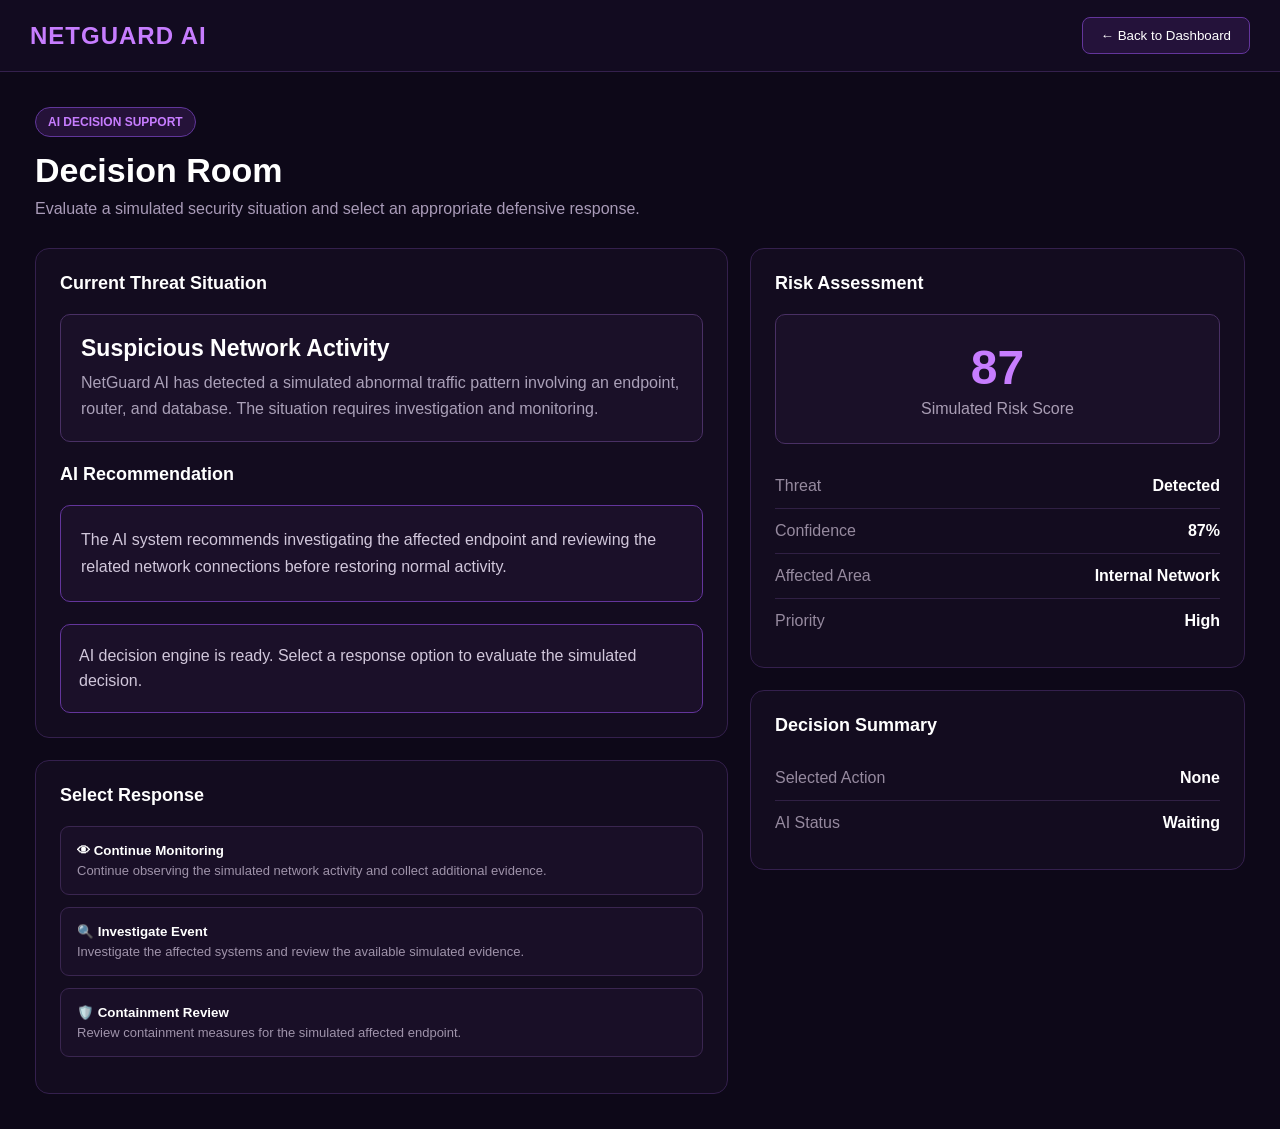
<file: frontended/decisionroom.html>
<!DOCTYPE html>
<html lang="en">
<head>
<meta charset="UTF-8">
<meta name="viewport" content="width=device-width, initial-scale=1.0">
<title>NetGuard AI - Decision Room</title>

<style>
* {
    box-sizing: border-box;
    margin: 0;
    padding: 0;
}

body {
    font-family: Arial, sans-serif;
    background: #0d0818;
    color: white;
    min-height: 100vh;
}

.header {
    height: 72px;
    background: #120b20;
    border-bottom: 1px solid #34204d;
    display: flex;
    align-items: center;
    justify-content: space-between;
    padding: 0 30px;
}

.logo {
    color: #c77dff;
    font-size: 24px;
    font-weight: bold;
    letter-spacing: 1px;
}

.back-btn {
    background: #24123a;
    color: white;
    border: 1px solid #63359b;
    padding: 10px 18px;
    border-radius: 8px;
    cursor: pointer;
}

.back-btn:hover {
    background: #3a1d5d;
}

.container {
    max-width: 1400px;
    margin: auto;
    padding: 35px;
}

.tag {
    display: inline-block;
    padding: 7px 12px;
    border-radius: 20px;
    background: #251239;
    color: #c77dff;
    border: 1px solid #60369a;
    font-size: 12px;
    font-weight: bold;
    margin-bottom: 14px;
}

h1 {
    font-size: 34px;
    margin-bottom: 10px;
}

.subtitle {
    color: #a99bb8;
    margin-bottom: 30px;
}

.grid {
    display: grid;
    grid-template-columns: 1.4fr 1fr;
    gap: 22px;
}

.panel {
    background: #130c1f;
    border: 1px solid #34204d;
    border-radius: 14px;
    padding: 24px;
}

.panel h2 {
    font-size: 18px;
    margin-bottom: 20px;
}

.threat {
    background: #1a1028;
    border: 1px solid #493064;
    border-radius: 10px;
    padding: 20px;
    margin-bottom: 22px;
}

.threat-title {
    font-size: 23px;
    font-weight: bold;
    margin-bottom: 8px;
}

.threat-text {
    color: #aaa0b8;
    line-height: 1.6;
}

.risk {
    text-align: center;
    padding: 25px;
    background: #1a1028;
    border: 1px solid #493064;
    border-radius: 10px;
    margin-bottom: 20px;
}

.risk-number {
    font-size: 48px;
    font-weight: bold;
    color: #c77dff;
}

.risk-label {
    color: #a99db4;
    margin-top: 5px;
}

.recommendation {
    background: #1b1029;
    border: 1px solid #63359b;
    border-radius: 10px;
    padding: 20px;
    line-height: 1.7;
    color: #d1c7db;
}

.option {
    width: 100%;
    padding: 16px;
    margin-bottom: 12px;
    border-radius: 9px;
    background: #190f27;
    color: white;
    border: 1px solid #3a2650;
    cursor: pointer;
    text-align: left;
}

.option:hover {
    background: #28143f;
    border-color: #7542ad;
}

.option-title {
    font-weight: bold;
    margin-bottom: 5px;
}

.option-text {
    color: #9f93aa;
    font-size: 13px;
}

.selected {
    border-color: #a855f7;
    background: #251239;
}

.result {
    display: none;
    margin-top: 18px;
    padding: 16px;
    background: #1b1029;
    border: 1px solid #63359b;
    border-radius: 9px;
    line-height: 1.6;
    color: #d1c7db;
}

.summary-item {
    display: flex;
    justify-content: space-between;
    padding: 13px 0;
    border-bottom: 1px solid #302044;
}

.summary-item:last-child {
    border-bottom: none;
}

.summary-label {
    color: #968a9f;
}

.summary-value {
    font-weight: bold;
}

.ai-box {
    margin-top: 22px;
    background: #1b1029;
    border: 1px solid #63359b;
    border-radius: 10px;
    padding: 18px;
    line-height: 1.6;
    color: #d1c7db;
}

@media(max-width: 900px) {
    .grid {
        grid-template-columns: 1fr;
    }

    .container {
        padding: 20px;
    }
}
</style>
</head>

<body>

<div class="header">

    <div class="logo">NETGUARD AI</div>

    <button class="back-btn" onclick="goHome()">
        ← Back to Dashboard
    </button>

</div>

<div class="container">

    <div class="tag">AI DECISION SUPPORT</div>

    <h1>Decision Room</h1>

    <p class="subtitle">
        Evaluate a simulated security situation and select an appropriate
        defensive response.
    </p>

    <div class="grid">

        <!-- LEFT -->

        <div>

            <div class="panel">

                <h2>Current Threat Situation</h2>

                <div class="threat">

                    <div class="threat-title">
                        Suspicious Network Activity
                    </div>

                    <div class="threat-text">
                        NetGuard AI has detected a simulated abnormal traffic
                        pattern involving an endpoint, router, and database.
                        The situation requires investigation and monitoring.
                    </div>

                </div>

                <h2>AI Recommendation</h2>

                <div class="recommendation">

                    The AI system recommends investigating the affected
                    endpoint and reviewing the related network connections
                    before restoring normal activity.

                </div>

                <div class="ai-box" id="aiMessage">

                    AI decision engine is ready. Select a response option
                    to evaluate the simulated decision.

                </div>

            </div>

            <div class="panel" style="margin-top:22px;">

                <h2>Select Response</h2>

                <button class="option" onclick="chooseOption(this, 'Monitor')">

                    <div class="option-title">
                        👁 Continue Monitoring
                    </div>

                    <div class="option-text">
                        Continue observing the simulated network activity
                        and collect additional evidence.
                    </div>

                </button>

                <button class="option" onclick="chooseOption(this, 'Investigate')">

                    <div class="option-title">
                        🔍 Investigate Event
                    </div>

                    <div class="option-text">
                        Investigate the affected systems and review the
                        available simulated evidence.
                    </div>

                </button>

                <button class="option" onclick="chooseOption(this, 'Contain')">

                    <div class="option-title">
                        🛡️ Containment Review
                    </div>

                    <div class="option-text">
                        Review containment measures for the simulated
                        affected endpoint.
                    </div>

                </button>

                <div class="result" id="decisionResult"></div>

            </div>

        </div>

        <!-- RIGHT -->

        <div>

            <div class="panel">

                <h2>Risk Assessment</h2>

                <div class="risk">

                    <div class="risk-number">
                        87
                    </div>

                    <div class="risk-label">
                        Simulated Risk Score
                    </div>

                </div>

                <div class="summary-item">
                    <span class="summary-label">Threat</span>
                    <span class="summary-value">Detected</span>
                </div>

                <div class="summary-item">
                    <span class="summary-label">Confidence</span>
                    <span class="summary-value">87%</span>
                </div>

                <div class="summary-item">
                    <span class="summary-label">Affected Area</span>
                    <span class="summary-value">Internal Network</span>
                </div>

                <div class="summary-item">
                    <span class="summary-label">Priority</span>
                    <span class="summary-value">High</span>
                </div>

            </div>

            <div class="panel" style="margin-top:22px;">

                <h2>Decision Summary</h2>

                <div class="summary-item">
                    <span class="summary-label">Selected Action</span>
                    <span
                        class="summary-value"
                        id="selectedAction">
                        None
                    </span>
                </div>

                <div class="summary-item">
                    <span class="summary-label">AI Status</span>
                    <span
                        class="summary-value"
                        id="aiStatus">
                        Waiting
                    </span>
                </div>

            </div>

        </div>

    </div>

</div>

<script>

function goHome() {
    window.location.href = "homepage.html";
}

function chooseOption(button, action) {

    const options = document.querySelectorAll(".option");

    options.forEach(function(option) {
        option.classList.remove("selected");
    });

    button.classList.add("selected");

    document.getElementById("selectedAction").innerText = action;

    document.getElementById("aiStatus").innerText =
        "Decision Evaluated";

    const result = document.getElementById("decisionResult");

    result.style.display = "block";

    if (action === "Monitor") {

        result.innerText =
            "AI assessment: monitoring may provide additional evidence, " +
            "but the current simulated risk level suggests that investigation " +
            "should not be delayed.";

        document.getElementById("aiMessage").innerText =
            "The selected option provides visibility into the event. " +
            "AI recommends continuing investigation while monitoring activity.";

    }

    else if (action === "Investigate") {

        result.innerText =
            "AI assessment: investigation is the preferred simulated response. " +
            "Review the affected endpoint, traffic pattern, and database activity.";

        document.getElementById("aiMessage").innerText =
            "AI assessment favors investigation because multiple simulated " +
            "indicators contributed to the elevated risk score.";

    }

    else if (action === "Contain") {

        result.innerText =
            "AI assessment: containment should be considered when investigation " +
            "confirms that the affected endpoint represents an active risk.";

        document.getElementById("aiMessage").innerText =
            "AI recommends reviewing containment as a precaution while " +
            "preserving enough evidence for investigation.";
    }

}

</script>

</body>
</html>
</file>
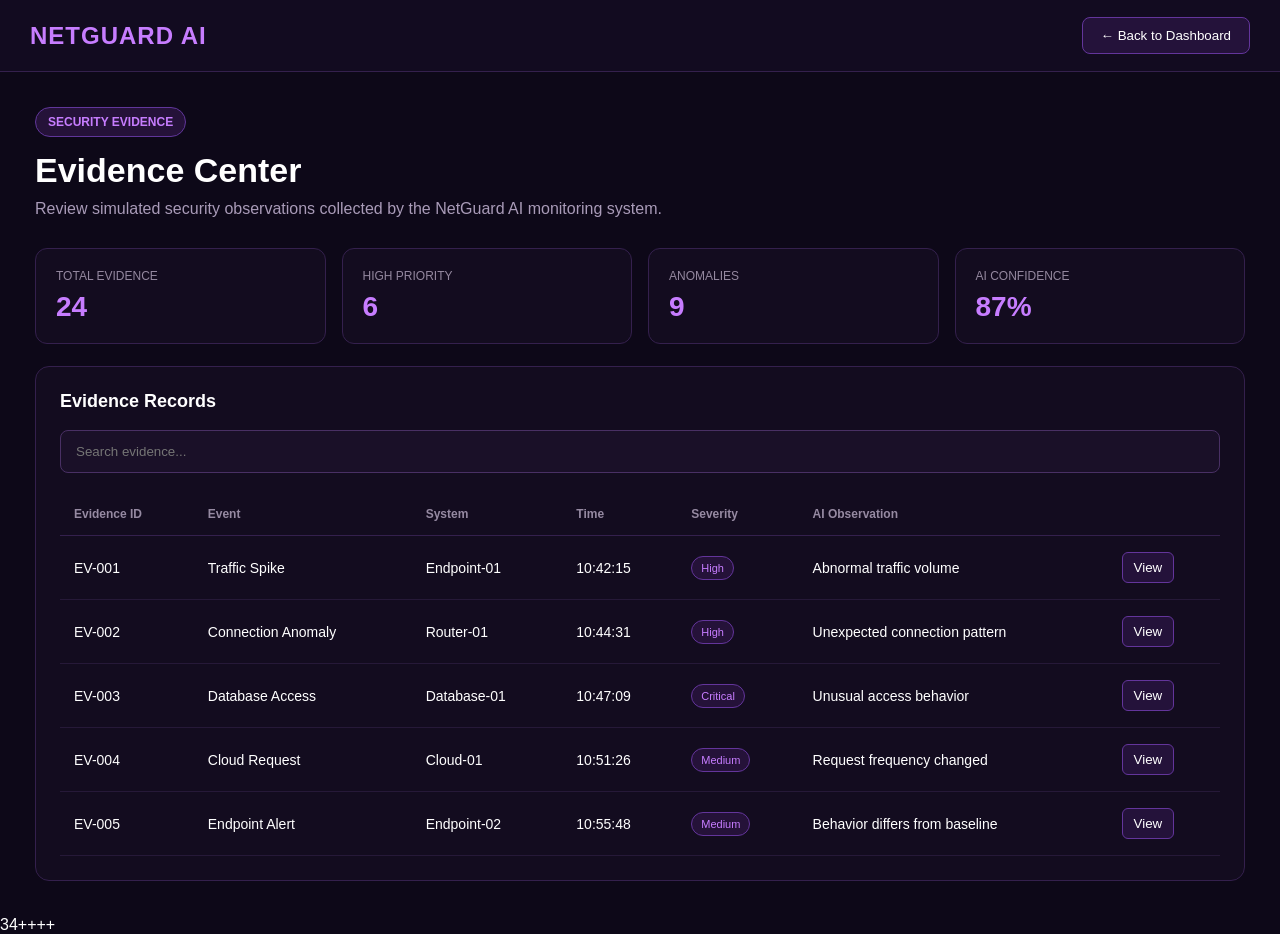
<file: frontended/evidencecenter.html>
<!DOCTYPE html>
<html lang="en">
<head>
<meta charset="UTF-8">
<meta name="viewport" content="width=device-width, initial-scale=1.0">
<title>NetGuard AI - Evidence Center</title>

<style>
* {
    box-sizing: border-box;
    margin: 0;
    padding: 0;
}

body {
    font-family: Arial, sans-serif;
    background: #0d0818;
    color: white;
    min-height: 100vh;
}

.header {
    height: 72px;
    background: #120b20;
    border-bottom: 1px solid #34204d;
    display: flex;
    align-items: center;
    justify-content: space-between;
    padding: 0 30px;
}

.logo {
    color: #c77dff;
    font-size: 24px;
    font-weight: bold;
    letter-spacing: 1px;
}

.back-btn {
    background: #24123a;
    color: white;
    border: 1px solid #63359b;
    padding: 10px 18px;
    border-radius: 8px;
    cursor: pointer;
}

.back-btn:hover {
    background: #3a1d5d;
}

.container {
    max-width: 1400px;
    margin: auto;
    padding: 35px;
}

.tag {
    display: inline-block;
    padding: 7px 12px;
    border-radius: 20px;
    background: #251239;
    color: #c77dff;
    border: 1px solid #60369a;
    font-size: 12px;
    font-weight: bold;
    margin-bottom: 14px;
}

h1 {
    font-size: 34px;
    margin-bottom: 10px;
}

.subtitle {
    color: #a99bb8;
    margin-bottom: 30px;
}

.stats {
    display: grid;
    grid-template-columns: repeat(4, 1fr);
    gap: 16px;
    margin-bottom: 22px;
}

.stat {
    background: #130c1f;
    border: 1px solid #34204d;
    border-radius: 12px;
    padding: 20px;
}

.stat-label {
    color: #94889f;
    font-size: 12px;
    margin-bottom: 8px;
}

.stat-value {
    color: #c77dff;
    font-size: 28px;
    font-weight: bold;
}

.panel {
    background: #130c1f;
    border: 1px solid #34204d;
    border-radius: 14px;
    padding: 24px;
}

.panel h2 {
    font-size: 18px;
    margin-bottom: 18px;
}

.search {
    width: 100%;
    padding: 13px 15px;
    background: #1a1028;
    border: 1px solid #493064;
    border-radius: 8px;
    color: white;
    outline: none;
    margin-bottom: 20px;
}

.search:focus {
    border-color: #a855f7;
}

.table-wrap {
    overflow-x: auto;
}

table {
    width: 100%;
    border-collapse: collapse;
    min-width: 750px;
}

th {
    text-align: left;
    color: #968aa2;
    font-size: 12px;
    padding: 14px;
    border-bottom: 1px solid #34204d;
}

td {
    padding: 16px 14px;
    border-bottom: 1px solid #261938;
    font-size: 14px;
}

tr:hover {
    background: #190f27;
}

.badge {
    display: inline-block;
    padding: 5px 9px;
    border-radius: 15px;
    background: #251239;
    border: 1px solid #63359b;
    color: #c77dff;
    font-size: 11px;
}

.evidence-btn {
    background: #24123a;
    border: 1px solid #63359b;
    color: white;
    padding: 7px 11px;
    border-radius: 6px;
    cursor: pointer;
}

.evidence-btn:hover {
    background: #3a1d5d;
}

.details {
    display: none;
    margin-top: 22px;
    padding: 20px;
    background: #1a1028;
    border: 1px solid #63359b;
    border-radius: 10px;
    line-height: 1.7;
    color: #d1c7db;
}

@media(max-width: 900px) {
    .stats {
        grid-template-columns: repeat(2, 1fr);
    }

    .container {
        padding: 20px;
    }
}

@media(max-width: 550px) {
    .stats {
        grid-template-columns: 1fr;
    }
}
</style>
</head>

<body>

<div class="header">

    <div class="logo">NETGUARD AI</div>

    <button class="back-btn" onclick="goHome()">
        ← Back to Dashboard
    </button>

</div>

<div class="container">

    <div class="tag">SECURITY EVIDENCE</div>

    <h1>Evidence Center</h1>

    <p class="subtitle">
        Review simulated security observations collected by the
        NetGuard AI monitoring system.
    </p>

    <div class="stats">

        <div class="stat">
            <div class="stat-label">TOTAL EVIDENCE</div>
            <div class="stat-value">24</div>
        </div>

        <div class="stat">
            <div class="stat-label">HIGH PRIORITY</div>
            <div class="stat-value">6</div>
        </div>

        <div class="stat">
            <div class="stat-label">ANOMALIES</div>
            <div class="stat-value">9</div>
        </div>

        <div class="stat">
            <div class="stat-label">AI CONFIDENCE</div>
            <div class="stat-value">87%</div>
        </div>

    </div>

    <div class="panel">

        <h2>Evidence Records</h2>

        <input
            type="text"
            class="search"
            id="searchBox"
            placeholder="Search evidence..."
            onkeyup="filterEvidence()"
        >

        <div class="table-wrap">

            <table id="evidenceTable">

                <thead>
                    <tr>
                        <th>Evidence ID</th>
                        <th>Event</th>
                        <th>System</th>
                        <th>Time</th>
                        <th>Severity</th>
                        <th>AI Observation</th>
                        <th></th>
                    </tr>
                </thead>

                <tbody>

                    <tr>
                        <td>EV-001</td>
                        <td>Traffic Spike</td>
                        <td>Endpoint-01</td>
                        <td>10:42:15</td>
                        <td>
                            <span class="badge">High</span>
                        </td>
                        <td>Abnormal traffic volume</td>
                        <td>
                            <button
                                class="evidence-btn"
                                onclick="showDetails('EV-001')">
                                View
                            </button>
                        </td>
                    </tr>

                    <tr>
                        <td>EV-002</td>
                        <td>Connection Anomaly</td>
                        <td>Router-01</td>
                        <td>10:44:31</td>
                        <td>
                            <span class="badge">High</span>
                        </td>
                        <td>Unexpected connection pattern</td>
                        <td>
                            <button
                                class="evidence-btn"
                                onclick="showDetails('EV-002')">
                                View
                            </button>
                        </td>
                    </tr>

                    <tr>
                        <td>EV-003</td>
                        <td>Database Access</td>
                        <td>Database-01</td>
                        <td>10:47:09</td>
                        <td>
                            <span class="badge">Critical</span>
                        </td>
                        <td>Unusual access behavior</td>
                        <td>
                            <button
                                class="evidence-btn"
                                onclick="showDetails('EV-003')">
                                View
                            </button>
                        </td>
                    </tr>

                    <tr>
                        <td>EV-004</td>
                        <td>Cloud Request</td>
                        <td>Cloud-01</td>
                        <td>10:51:26</td>
                        <td>
                            <span class="badge">Medium</span>
                        </td>
                        <td>Request frequency changed</td>
                        <td>
                            <button
                                class="evidence-btn"
                                onclick="showDetails('EV-004')">
                                View
                            </button>
                        </td>
                    </tr>

                    <tr>
                        <td>EV-005</td>
                        <td>Endpoint Alert</td>
                        <td>Endpoint-02</td>
                        <td>10:55:48</td>
                        <td>
                            <span class="badge">Medium</span>
                        </td>
                        <td>Behavior differs from baseline</td>
                        <td>
                            <button
                                class="evidence-btn"
                                onclick="showDetails('EV-005')">
                                View
                            </button>
                        </td>
                    </tr>

                </tbody>

            </table>

        </div>

        <div class="details" id="details"></div>

    </div>

</div>

<script>

function goHome() {
    window.location.href = "homepage.html";
}

function filterEvidence() {

    const input =
        document.getElementById("searchBox")
        .value
        .toLowerCase();

    const rows =
        document
        .getElementById("evidenceTable")
        .getElementsByTagName("tr");

    for (let i = 1; i < rows.length; i++) {

        const text =
            rows[i].innerText.toLowerCase();

        if (text.includes(input)) {
            rows[i].style.display = "";
        } else {
            rows[i].style.display = "none";
        }
    }
}

function showDetails(id) {

    const details =
        document.getElementById("details");

    details.style.display = "block";

    if (id === "EV-001") {

        details.innerText =
            "EV-001 — Traffic Spike\n\n" +
            "System: Endpoint-01\n" +
            "Observation: Network traffic increased above the simulated baseline.\n" +
            "AI assessment: High-priority anomaly requiring investigation.";

    }

    else if (id === "EV-002") {

        details.innerText =
            "EV-002 — Connection Anomaly\n\n" +
            "System: Router-01\n" +
            "Observation: An unexpected simulated connection pattern was detected.\n" +
            "AI assessment: Review the related network activity.";

    }

    else if (id === "EV-003") {

        details.innerText =
            "EV-003 — Database Access\n\n" +
            "System: Database-01\n" +
            "Observation: The access pattern differs from the simulated baseline.\n" +
            "AI assessment: High-priority evidence for investigation.";

    }

    else if (id === "EV-004") {

        details.innerText =
            "EV-004 — Cloud Request\n\n" +
            "System: Cloud-01\n" +
            "Observation: Request frequency changed during the simulated event.\n" +
            "AI assessment: Continue monitoring and review related evidence.";

    }

    else if (id === "EV-005") {

        details.innerText =
            "EV-005 — Endpoint Alert\n\n" +
            "System: Endpoint-02\n" +
            "Observation: Observed behavior differs from the simulated baseline.\n" +
            "AI assessment: Additional investigation may be useful.";

    }
}

</script>

</body>
</html>34++++
</file>
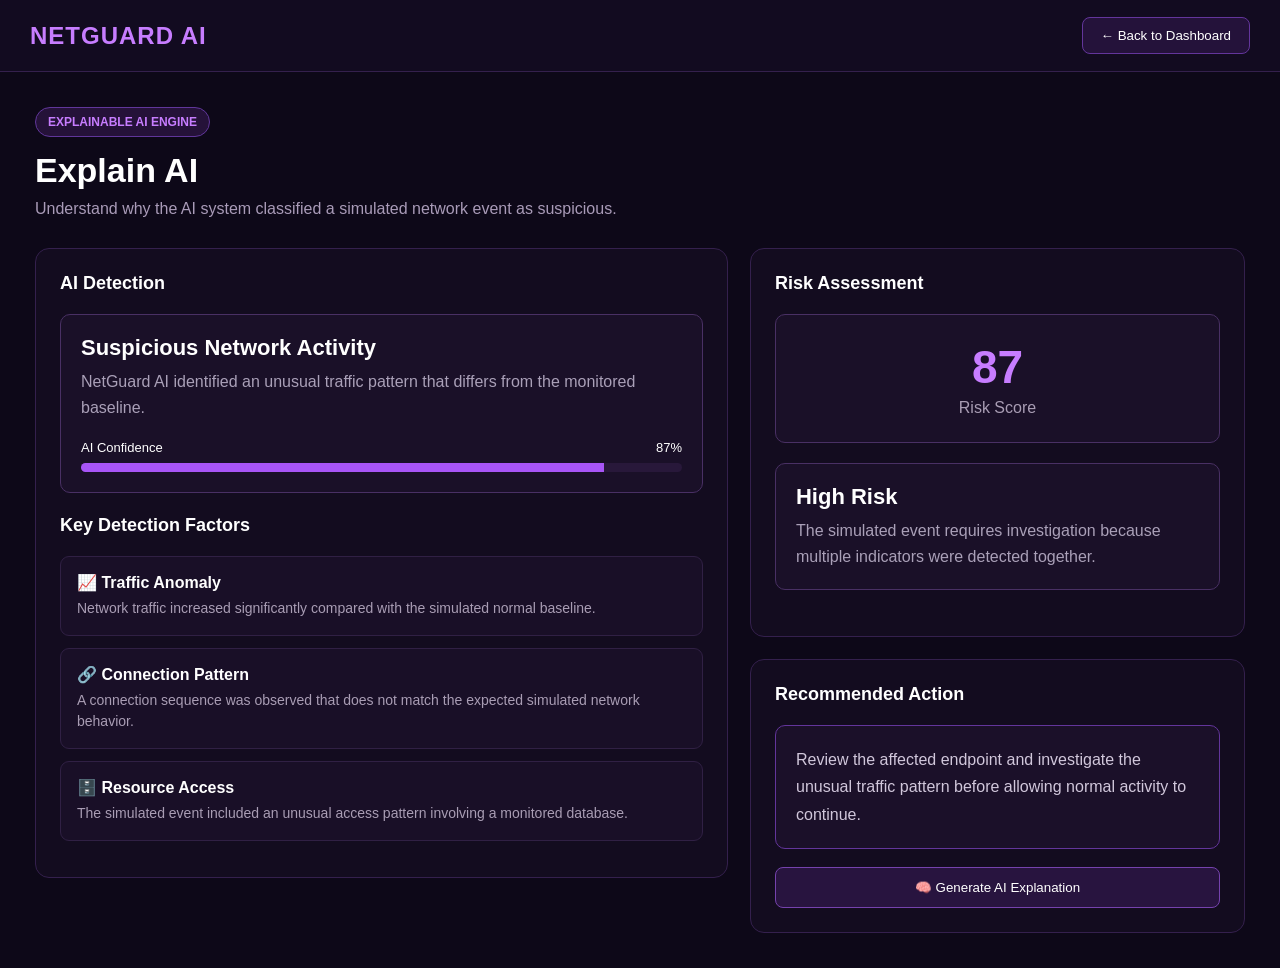
<file: frontended/explainai.html>
<!DOCTYPE html>
<html lang="en">
<head>
<meta charset="UTF-8">
<meta name="viewport" content="width=device-width, initial-scale=1.0">
<title>NetGuard AI - Explain AI</title>

<style>
* {
    box-sizing: border-box;
    margin: 0;
    padding: 0;
}

body {
    font-family: Arial, sans-serif;
    background: #0d0818;
    color: #fff;
    min-height: 100vh;
}

.header {
    height: 72px;
    background: #120b20;
    border-bottom: 1px solid #34204d;
    display: flex;
    align-items: center;
    justify-content: space-between;
    padding: 0 30px;
}

.logo {
    color: #c77dff;
    font-size: 24px;
    font-weight: bold;
    letter-spacing: 1px;
}

.back-btn {
    background: #24123a;
    color: white;
    border: 1px solid #63359b;
    padding: 10px 18px;
    border-radius: 8px;
    cursor: pointer;
}

.back-btn:hover {
    background: #3a1d5d;
}

.container {
    max-width: 1400px;
    margin: auto;
    padding: 35px;
}

.tag {
    display: inline-block;
    background: #251239;
    color: #c77dff;
    border: 1px solid #60369a;
    padding: 7px 12px;
    border-radius: 20px;
    font-size: 12px;
    font-weight: bold;
    margin-bottom: 14px;
}

h1 {
    font-size: 34px;
    margin-bottom: 10px;
}

.subtitle {
    color: #a99bb8;
    margin-bottom: 30px;
}

.grid {
    display: grid;
    grid-template-columns: 1.4fr 1fr;
    gap: 22px;
}

.panel {
    background: #130c1f;
    border: 1px solid #34204d;
    border-radius: 14px;
    padding: 24px;
}

.panel h2 {
    font-size: 18px;
    margin-bottom: 20px;
}

.detection {
    background: #1a1028;
    border: 1px solid #493064;
    border-radius: 10px;
    padding: 20px;
    margin-bottom: 22px;
}

.detection-title {
    font-size: 22px;
    font-weight: bold;
    margin-bottom: 8px;
}

.detection-text {
    color: #aaa0b8;
    line-height: 1.6;
}

.confidence {
    margin-top: 20px;
}

.confidence-label {
    display: flex;
    justify-content: space-between;
    margin-bottom: 8px;
    font-size: 13px;
}

.bar {
    height: 9px;
    background: #28183a;
    border-radius: 10px;
    overflow: hidden;
}

.bar-fill {
    width: 87%;
    height: 100%;
    background: #a855f7;
}

.factor {
    padding: 16px;
    margin-bottom: 12px;
    background: #190f27;
    border: 1px solid #302044;
    border-radius: 9px;
}

.factor-title {
    font-weight: bold;
    margin-bottom: 6px;
}

.factor-text {
    color: #a99db4;
    font-size: 14px;
    line-height: 1.5;
}

.score {
    text-align: center;
    padding: 25px;
    background: #1a1028;
    border-radius: 10px;
    border: 1px solid #493064;
    margin-bottom: 20px;
}

.score-number {
    font-size: 46px;
    font-weight: bold;
    color: #c77dff;
}

.score-label {
    color: #a99db4;
    margin-top: 5px;
}

.recommendation {
    background: #1b1029;
    border: 1px solid #63359b;
    border-radius: 10px;
    padding: 20px;
    line-height: 1.7;
    color: #d1c7db;
}

.action-btn {
    width: 100%;
    margin-top: 18px;
    padding: 12px;
    border: 1px solid #7542ad;
    border-radius: 8px;
    background: #28143f;
    color: white;
    cursor: pointer;
}

.action-btn:hover {
    background: #3b1d5c;
}

@media(max-width: 900px) {
    .grid {
        grid-template-columns: 1fr;
    }

    .container {
        padding: 20px;
    }
}
</style>
</head>

<body>

<div class="header">

    <div class="logo">NETGUARD AI</div>

    <button class="back-btn" onclick="goHome()">
        ← Back to Dashboard
    </button>

</div>

<div class="container">

    <div class="tag">EXPLAINABLE AI ENGINE</div>

    <h1>Explain AI</h1>

    <p class="subtitle">
        Understand why the AI system classified a simulated network event
        as suspicious.
    </p>

    <div class="grid">

        <!-- LEFT SIDE -->

        <div>

            <div class="panel">

                <h2>AI Detection</h2>

                <div class="detection">

                    <div class="detection-title">
                        Suspicious Network Activity
                    </div>

                    <div class="detection-text">
                        NetGuard AI identified an unusual traffic pattern
                        that differs from the monitored baseline.
                    </div>

                    <div class="confidence">

                        <div class="confidence-label">
                            <span>AI Confidence</span>
                            <span>87%</span>
                        </div>

                        <div class="bar">
                            <div class="bar-fill"></div>
                        </div>

                    </div>

                </div>

                <h2>Key Detection Factors</h2>

                <div class="factor">

                    <div class="factor-title">
                        📈 Traffic Anomaly
                    </div>

                    <div class="factor-text">
                        Network traffic increased significantly compared
                        with the simulated normal baseline.
                    </div>

                </div>

                <div class="factor">

                    <div class="factor-title">
                        🔗 Connection Pattern
                    </div>

                    <div class="factor-text">
                        A connection sequence was observed that does not
                        match the expected simulated network behavior.
                    </div>

                </div>

                <div class="factor">

                    <div class="factor-title">
                        🗄️ Resource Access
                    </div>

                    <div class="factor-text">
                        The simulated event included an unusual access
                        pattern involving a monitored database.
                    </div>

                </div>

            </div>

        </div>

        <!-- RIGHT SIDE -->

        <div>

            <div class="panel">

                <h2>Risk Assessment</h2>

                <div class="score">

                    <div class="score-number" id="riskScore">
                        87
                    </div>

                    <div class="score-label">
                        Risk Score
                    </div>

                </div>

                <div class="detection">

                    <div class="detection-title">
                        High Risk
                    </div>

                    <div class="detection-text">
                        The simulated event requires investigation because
                        multiple indicators were detected together.
                    </div>

                </div>

            </div>

            <div class="panel" style="margin-top:22px;">

                <h2>Recommended Action</h2>

                <div class="recommendation" id="recommendation">

                    Review the affected endpoint and investigate the
                    unusual traffic pattern before allowing normal
                    activity to continue.

                </div>

                <button
                    class="action-btn"
                    onclick="showAnalysis()">
                    🧠 Generate AI Explanation
                </button>

            </div>

        </div>

    </div>

</div>

<script>

function goHome() {
    window.location.href = "homepage.html";
}

function showAnalysis() {

    document.getElementById("recommendation").innerText =
        "AI explanation complete: the detection was primarily influenced " +
        "by abnormal traffic volume, an unexpected connection pattern, " +
        "and unusual simulated database access. These factors collectively " +
        "increased the calculated risk score.";

}

</script>

</body>
</html>
</file>
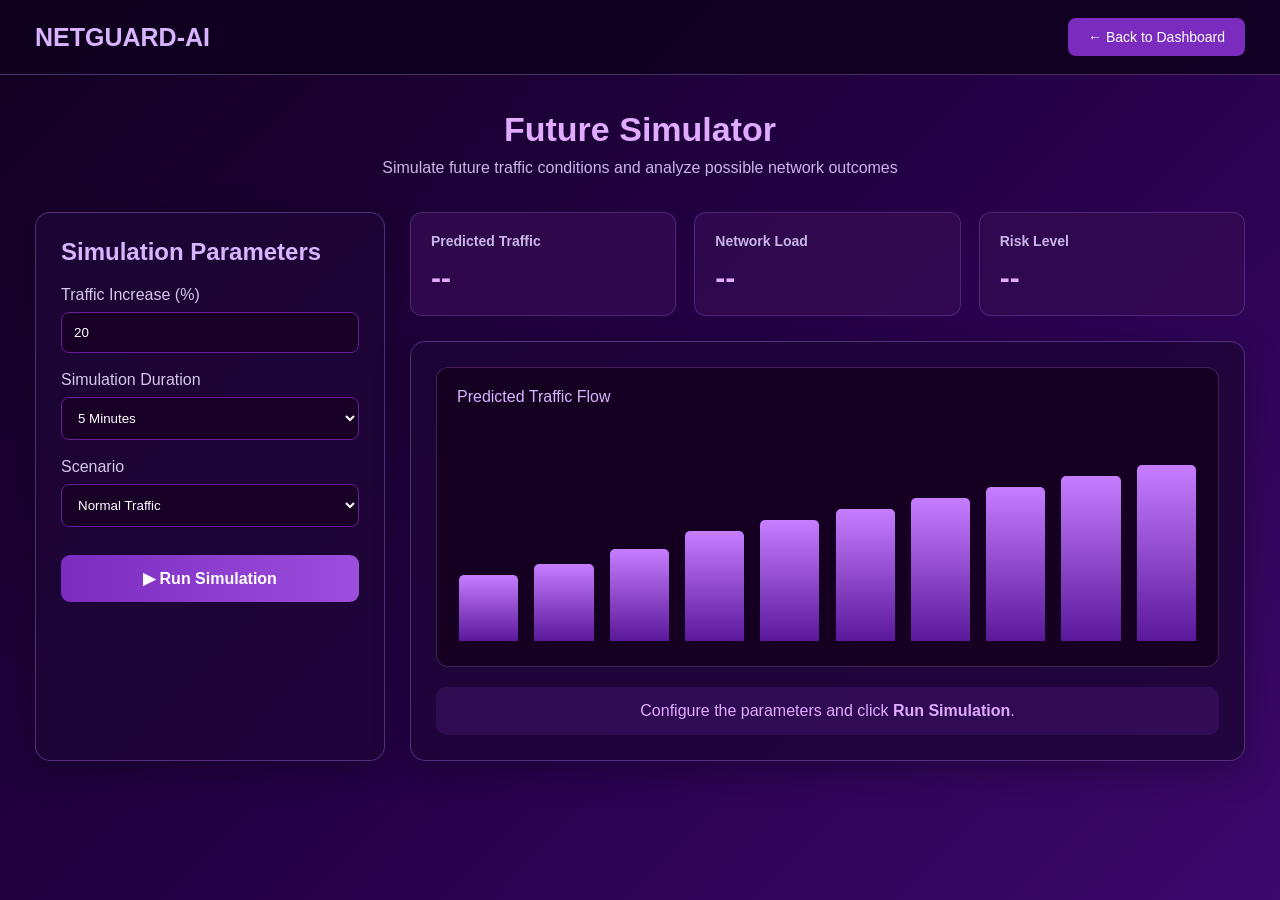
<file: frontended/futuresimulator.html>
<!DOCTYPE html>
<html lang="en">
<head>
    <meta charset="UTF-8">
    <meta name="viewport" content="width=device-width, initial-scale=1.0">
    <title>Future Simulator | Per-Tech-Titans</title>

    <style>
        * {
            box-sizing: border-box;
            margin: 0;
            padding: 0;
            font-family: Arial, sans-serif;
        }

        body {
            min-height: 100vh;
            background: linear-gradient(135deg, #12001f, #240046, #3c096c);
            color: white;
        }

        .header {
            height: 75px;
            display: flex;
            align-items: center;
            justify-content: space-between;
            padding: 0 35px;
            background: rgba(15, 0, 30, 0.9);
            border-bottom: 1px solid rgba(200, 150, 255, 0.3);
        }

        .logo {
            font-size: 25px;
            font-weight: bold;
            color: #d8b4fe;
        }

        .back-btn {
            padding: 11px 20px;
            border: none;
            border-radius: 8px;
            background: #7b2cbf;
            color: white;
            cursor: pointer;
            font-size: 14px;
        }

        .back-btn:hover {
            background: #9d4edd;
        }

        .container {
            padding: 35px;
        }

        .title {
            text-align: center;
            margin-bottom: 10px;
            font-size: 34px;
            color: #e0aaff;
        }

        .subtitle {
            text-align: center;
            color: #c8b6e8;
            margin-bottom: 35px;
        }

        .layout {
            display: grid;
            grid-template-columns: 350px 1fr;
            gap: 25px;
        }

        .panel {
            background: rgba(30, 5, 55, 0.85);
            border: 1px solid rgba(190, 120, 255, 0.35);
            border-radius: 15px;
            padding: 25px;
            box-shadow: 0 10px 35px rgba(0, 0, 0, 0.3);
        }

        .panel h2 {
            color: #d8b4fe;
            margin-bottom: 20px;
        }

        .input-group {
            margin-bottom: 18px;
        }

        .input-group label {
            display: block;
            margin-bottom: 8px;
            color: #d6c6ee;
        }

        .input-group input,
        .input-group select {
            width: 100%;
            padding: 12px;
            border-radius: 8px;
            border: 1px solid #6a1b9a;
            background: #180027;
            color: white;
            outline: none;
        }

        .simulate-btn {
            width: 100%;
            padding: 14px;
            border: none;
            border-radius: 9px;
            background: linear-gradient(90deg, #7b2cbf, #9d4edd);
            color: white;
            font-size: 16px;
            font-weight: bold;
            cursor: pointer;
            margin-top: 10px;
        }

        .simulate-btn:hover {
            transform: translateY(-1px);
            box-shadow: 0 5px 20px rgba(157, 78, 221, 0.4);
        }

        .results {
            display: grid;
            grid-template-columns: repeat(3, 1fr);
            gap: 18px;
            margin-bottom: 25px;
        }

        .result-card {
            padding: 20px;
            background: rgba(50, 10, 80, 0.8);
            border-radius: 12px;
            border: 1px solid rgba(190, 120, 255, 0.25);
        }

        .result-card h3 {
            color: #c8b6e8;
            font-size: 14px;
            margin-bottom: 12px;
        }

        .value {
            font-size: 30px;
            font-weight: bold;
            color: #e0aaff;
        }

        .chart {
            height: 300px;
            position: relative;
            background: #160022;
            border-radius: 12px;
            border: 1px solid rgba(190, 120, 255, 0.25);
            padding: 20px;
            overflow: hidden;
        }

        .chart-title {
            color: #d8b4fe;
            margin-bottom: 15px;
        }

        .bars {
            height: 220px;
            display: flex;
            align-items: end;
            justify-content: space-around;
            gap: 12px;
        }

        .bar {
            width: 8%;
            min-height: 20px;
            background: linear-gradient(to top, #5a189a, #c77dff);
            border-radius: 5px 5px 0 0;
            transition: height 0.5s;
        }

        .status {
            margin-top: 20px;
            padding: 15px;
            border-radius: 10px;
            background: rgba(123, 44, 191, 0.18);
            color: #e0aaff;
            text-align: center;
        }

        @media (max-width: 900px) {
            .layout {
                grid-template-columns: 1fr;
            }

            .results {
                grid-template-columns: 1fr;
            }
        }
    </style>
</head>

<body>

    <header class="header">
        <div class="logo">NETGUARD-AI</div>

        <button class="back-btn" onclick="goHome()">
            ← Back to Dashboard
        </button>
    </header>

    <main class="container">

        <h1 class="title">Future Simulator</h1>

        <p class="subtitle">
            Simulate future traffic conditions and analyze possible network outcomes
        </p>

        <div class="layout">

            <!-- CONTROL PANEL -->
            <section class="panel">

                <h2>Simulation Parameters</h2>

                <div class="input-group">
                    <label>Traffic Increase (%)</label>
                    <input
                        type="number"
                        id="traffic"
                        value="20"
                        min="0"
                        max="100"
                    >
                </div>

                <div class="input-group">
                    <label>Simulation Duration</label>

                    <select id="duration">
                        <option value="5">5 Minutes</option>
                        <option value="10">10 Minutes</option>
                        <option value="30">30 Minutes</option>
                        <option value="60">1 Hour</option>
                    </select>
                </div>

                <div class="input-group">
                    <label>Scenario</label>

                    <select id="scenario">
                        <option value="normal">Normal Traffic</option>
                        <option value="peak">Peak Traffic</option>
                        <option value="incident">Traffic Incident</option>
                    </select>
                </div>

                <button class="simulate-btn" onclick="runSimulation()">
                    ▶ Run Simulation
                </button>

            </section>

            <!-- RESULTS -->
            <section>

                <div class="results">

                    <div class="result-card">
                        <h3>Predicted Traffic</h3>
                        <div class="value" id="trafficResult">--</div>
                    </div>

                    <div class="result-card">
                        <h3>Network Load</h3>
                        <div class="value" id="loadResult">--</div>
                    </div>

                    <div class="result-card">
                        <h3>Risk Level</h3>
                        <div class="value" id="riskResult">--</div>
                    </div>

                </div>

                <div class="panel">

                    <div class="chart">

                        <div class="chart-title">
                            Predicted Traffic Flow
                        </div>

                        <div class="bars" id="bars">

                            <div class="bar" style="height:30%"></div>
                            <div class="bar" style="height:35%"></div>
                            <div class="bar" style="height:42%"></div>
                            <div class="bar" style="height:50%"></div>
                            <div class="bar" style="height:55%"></div>
                            <div class="bar" style="height:60%"></div>
                            <div class="bar" style="height:65%"></div>
                            <div class="bar" style="height:70%"></div>
                            <div class="bar" style="height:75%"></div>
                            <div class="bar" style="height:80%"></div>

                        </div>

                    </div>

                    <div class="status" id="status">
                        Configure the parameters and click
                        <b>Run Simulation</b>.
                    </div>

                </div>

            </section>

        </div>

    </main>

<script>

function runSimulation() {

    let traffic = Number(document.getElementById("traffic").value);
    let scenario = document.getElementById("scenario").value;

    let predicted = 100 + traffic;

    if (scenario === "peak") {
        predicted += 25;
    }

    if (scenario === "incident") {
        predicted += 40;
    }

    let load = Math.min(predicted * 0.75, 100);

    let risk;

    if (load < 50) {
        risk = "LOW";
    } else if (load < 75) {
        risk = "MEDIUM";
    } else {
        risk = "HIGH";
    }

    document.getElementById("trafficResult").textContent =
        predicted + "%";

    document.getElementById("loadResult").textContent =
        Math.round(load) + "%";

    document.getElementById("riskResult").textContent =
        risk;

    document.getElementById("status").innerHTML =
        "Simulation completed successfully. " +
        "Predicted traffic is <b>" + predicted +
        "%</b> with a <b>" + risk +
        "</b> network risk level.";

    updateChart(predicted);
}


function updateChart(value) {

    const bars = document.querySelectorAll(".bar");

    bars.forEach(function(bar, index) {

        let height =
            25 +
            (value / 200) * 60 +
            Math.random() * 15;

        height = Math.min(height, 95);

        bar.style.height = height + "%";
    });
}


function goHome() {

    window.location.href = "homepage.html";

}

</script>

</body>
</html>
</file>
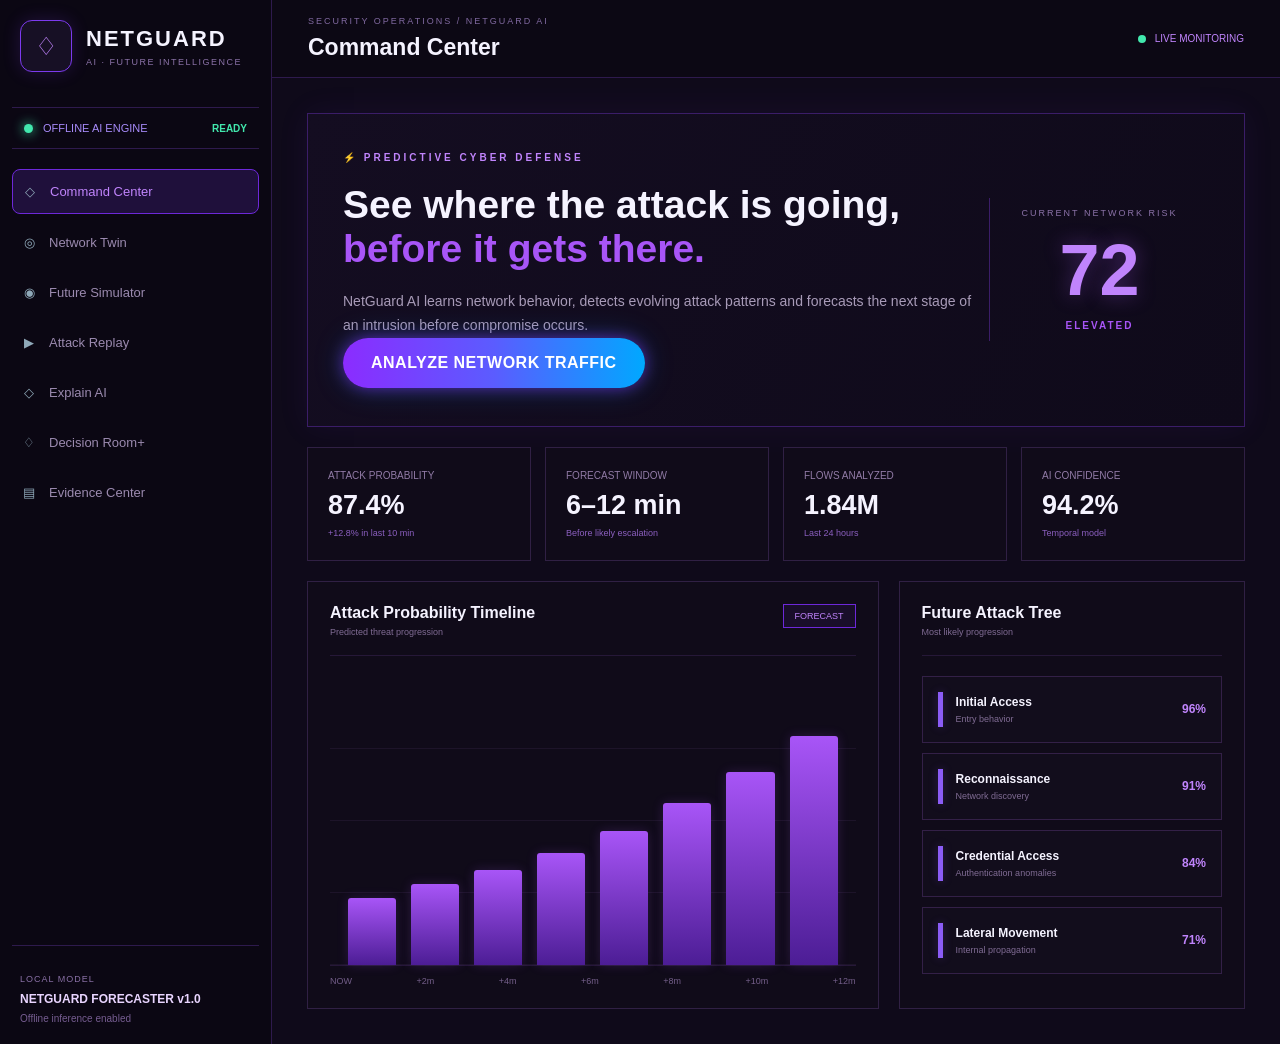
<file: frontended/homepage.html>
<!DOCTYPE html>
<html lang="en">
<head>
    <meta charset="UTF-8">
    <meta name="viewport" content="width=device-width, initial-scale=1.0">

    <title>NetGuard AI - Command Center</title>

    <style>
        * {
            box-sizing: border-box;
            margin: 0;
            padding: 0;
        }

        body {
            font-family: Arial, Helvetica, sans-serif;
            background: #05090d;
            color: #e8f1f8;
            min-height: 100vh;
        }

        /* =========================
           MAIN LAYOUT
           ========================= */

        .app {
            display: flex;
            min-height: 100vh;
        }

        /* =========================
           SIDEBAR
           ========================= */

        .sidebar {
            width: 272px;
            background: #071016;
            border-right: 1px solid #172832;
            padding: 20px 12px;
            display: flex;
            flex-direction: column;
            flex-shrink: 0;
        }

        .brand {
            display: flex;
            align-items: center;
            gap: 14px;
            padding: 0 8px 35px;
        }

        .brand-icon {
            width: 52px;
            height: 52px;
            border: 1px solid #00d9e8;
            border-radius: 12px;
            display: flex;
            align-items: center;
            justify-content: center;
            font-size: 25px;
            color: #8cefff;
            background: #0b1c23;
        }

        .brand-name {
            font-size: 22px;
            font-weight: 800;
            letter-spacing: 2px;
        }

        .brand-subtitle {
            margin-top: 5px;
            font-size: 9px;
            color: #66849a;
            letter-spacing: 1.5px;
        }

        .engine-status {
            border-top: 1px solid #172832;
            border-bottom: 1px solid #172832;
            padding: 14px 12px;
            display: flex;
            align-items: center;
            justify-content: space-between;
            margin-bottom: 20px;
        }

        .engine-left {
            display: flex;
            align-items: center;
            gap: 10px;
            color: #7291a5;
            font-size: 11px;
        }

        .status-dot {
            width: 9px;
            height: 9px;
            border-radius: 50%;
            background: #42e8ad;
            box-shadow: 0 0 12px #42e8ad;
        }

        .ready {
            color: #42e8ad;
            font-size: 10px;
            font-weight: bold;
        }

        .nav {
            display: flex;
            flex-direction: column;
            gap: 7px;
        }

        .nav-item {
            padding: 14px 10px;
            border-radius: 8px;
            color: #6d899e;
            font-size: 13px;
            display: flex;
            align-items: center;
            gap: 13px;
            cursor: pointer;
            transition: 0.2s;
        }

        .nav-item:hover {
            background: #0b2028;
            color: #69e9f3;
        }

        .nav-item.active {
            background: #0b2931;
            border: 1px solid #125767;
            color: #63edf7;
        }

        .nav-icon {
            width: 14px;
            text-align: center;
            color: #8fa9b9;
        }

        .sidebar-bottom {
            margin-top: auto;
            border-top: 1px solid #172832;
            padding: 28px 8px 0;
        }

        .local-model {
            color: #66849a;
            font-size: 9px;
            letter-spacing: 1px;
            margin-bottom: 8px;
        }

        .model-name {
            font-size: 12px;
            font-weight: bold;
            color: #d8e8f2;
        }

        .offline {
            margin-top: 7px;
            font-size: 10px;
            color: #496a7e;
        }

        /* =========================
           MAIN CONTENT
           ========================= */

        .main {
            flex: 1;
            min-width: 0;
        }

        .topbar {
            height: 78px;
            border-bottom: 1px solid #172832;
            display: flex;
            align-items: center;
            justify-content: space-between;
            padding: 0 36px;
        }

        .breadcrumb {
            color: #537184;
            font-size: 9px;
            letter-spacing: 2px;
            margin-bottom: 8px;
        }

        .page-title {
            font-size: 23px;
            font-weight: 700;
        }

        .monitoring {
            display: flex;
            align-items: center;
            gap: 9px;
            color: #69b7a2;
            font-size: 10px;
        }

        .monitor-dot {
            width: 8px;
            height: 8px;
            border-radius: 50%;
            background: #42e8ad;
        }

        .content {
            padding: 35px;
        }

        /* =========================
           HERO
           ========================= */

        .hero {
            border: 1px solid #18303b;
            background: linear-gradient(
                120deg,
                #08151b,
                #071116
            );
            min-height: 260px;
            padding: 38px 35px;
            display: flex;
            justify-content: space-between;
            align-items: center;
        }

        .hero-content {
            max-width: 850px;
        }

        .hero-tag {
            color: #51edf4;
            font-size: 10px;
            font-weight: bold;
            letter-spacing: 3px;
            margin-bottom: 20px;
        }

        .hero-title {
            font-size: 39px;
            line-height: 1.12;
            font-weight: 800;
            margin-bottom: 20px;
        }

        .hero-title span {
            color: #47dfe8;
        }

        .hero-description {
            color: #7593a7;
            font-size: 14px;
            line-height: 1.7;
            max-width: 850px;
        }

        .hero-risk {
            min-width: 220px;
            border-left: 1px solid #233944;
            text-align: center;
            padding: 10px 20px;
        }

        .risk-caption {
            color: #617f91;
            font-size: 9px;
            letter-spacing: 2px;
            margin-bottom: 16px;
        }

        .risk-number {
            font-size: 72px;
            line-height: 1;
            font-weight: 800;
            color: #ffae58;
        }

        .risk-level {
            margin-top: 14px;
            color: #ffae58;
            font-size: 10px;
            font-weight: bold;
            letter-spacing: 2px;
        }

        /* =========================
           STAT CARDS
           ========================= */

        .stats {
            display: grid;
            grid-template-columns: repeat(4, 1fr);
            gap: 14px;
            margin-top: 20px;
        }

        .stat-card {
            border: 1px solid #172c37;
            background: #070e13;
            padding: 22px 20px;
            min-height: 110px;
        }

        .stat-title {
            color: #698597;
            font-size: 10px;
            margin-bottom: 9px;
        }

        .stat-value {
            font-size: 27px;
            font-weight: 800;
        }

        .stat-note {
            margin-top: 7px;
            font-size: 9px;
            color: #527a7d;
        }

        /* =========================
           DASHBOARD GRID
           ========================= */

        .dashboard-grid {
            display: grid;
            grid-template-columns: 1.65fr 1fr;
            gap: 20px;
            margin-top: 20px;
        }

        .panel {
            border: 1px solid #172c37;
            background: #070e13;
            padding: 22px;
        }

        .panel-header {
            display: flex;
            justify-content: space-between;
            align-items: flex-start;
            border-bottom: 1px solid #162731;
            padding-bottom: 18px;
            margin-bottom: 20px;
        }

        .panel-title {
            font-size: 16px;
            font-weight: bold;
        }

        .panel-subtitle {
            color: #4f7184;
            font-size: 9px;
            margin-top: 5px;
        }

        .forecast-badge {
            border: 1px solid #176174;
            color: #45e9f3;
            font-size: 9px;
            padding: 6px 11px;
        }

        /* =========================
           TIMELINE
           ========================= */

        .chart {
            height: 290px;
            position: relative;
            display: flex;
            align-items: flex-end;
            gap: 15px;
            padding: 10px 18px 0;
            border-bottom: 1px solid #152832;
        }

        .chart::before {
            content: "";
            position: absolute;
            left: 0;
            right: 0;
            top: 25%;
            border-top: 1px solid #10212a;
            box-shadow:
                0 72px 0 #10212a,
                0 144px 0 #10212a,
                0 216px 0 #10212a;
        }

        .bar {
            position: relative;
            z-index: 2;
            flex: 1;
            min-width: 20px;
            background: linear-gradient(
                to top,
                #126875,
                #47d9df
            );
            border-radius: 3px 3px 0 0;
            transition: 0.3s;
        }

        .bar:hover {
            filter: brightness(1.2);
        }

        .chart-labels {
            display: flex;
            justify-content: space-between;
            color: #496778;
            font-size: 9px;
            margin-top: 10px;
        }

        /* =========================
           ATTACK TREE
           ========================= */

        .attack-tree {
            display: flex;
            flex-direction: column;
            gap: 10px;
        }

        .attack-node {
            border: 1px solid #18323c;
            background: #09151a;
            padding: 15px;
            display: flex;
            align-items: center;
            justify-content: space-between;
        }

        .node-left {
            display: flex;
            align-items: center;
            gap: 13px;
        }

        .node-line {
            width: 5px;
            height: 35px;
            background: #1eb9c4;
        }

        .node-name {
            font-size: 12px;
            font-weight: bold;
        }

        .node-description {
            margin-top: 5px;
            color: #527283;
            font-size: 9px;
        }

        .node-probability {
            color: #55eaf0;
            font-size: 12px;
            font-weight: bold;
        }

        /* =========================
           RESPONSIVE
           ========================= */

        @media (max-width: 1100px) {
            .sidebar {
                width: 220px;
            }

            .stats {
                grid-template-columns: repeat(2, 1fr);
            }

            .hero {
                flex-direction: column;
                align-items: flex-start;
                gap: 30px;
            }

            .hero-risk {
                width: 100%;
                border-left: none;
                border-top: 1px solid #233944;
                padding-top: 25px;
            }
        }

        @media (max-width: 850px) {
            .app {
                flex-direction: column;
            }

            .sidebar {
                width: 100%;
            }

            .sidebar-bottom {
                display: none;
            }

            .nav {
                flex-direction: row;
                flex-wrap: wrap;
            }

            .dashboard-grid {
                grid-template-columns: 1fr;
            }
        }

        @media (max-width: 600px) {
            .content {
                padding: 18px;
            }

            .topbar {
                padding: 0 18px;
            }

            .stats {
                grid-template-columns: 1fr;
            }

            .hero-title {
                font-size: 29px;
            }

            .chart {
                gap: 6px;
            }
        }

        /* =========================================
   NETGUARD AI - ROYAL PURPLE THEME
   ========================================= */

body {
    background: #0F0A1A;
    color: #F5F3FF;
}

.sidebar {
    background: #0B0713;
    border-right: 1px solid #2E1A4D;
}

.brand-icon {
    border-color: #7C3AED;
    background: #171025;
    color: #C084FC;
    box-shadow: 0 0 18px rgba(124, 58, 237, 0.20);
}

.brand-subtitle {
    color: #8B72A8;
}

.engine-status {
    border-color: #2E1A4D;
}

.engine-left {
    color: #A78BFA;
}

.nav-item {
    color: #9B8AAF;
}

.nav-item:hover {
    background: #1A1029;
    color: #C084FC;
}

.nav-item.active {
    background: rgba(124, 58, 237, 0.18);
    border-color: #6D28D9;
    color: #C084FC;
}

.sidebar-bottom {
    border-color: #2E1A4D;
}

.local-model {
    color: #8B72A8;
}

.model-name {
    color: #E9D5FF;
}

.offline {
    color: #765D91;
}

.topbar {
    border-bottom-color: #2E1A4D;
    background: #0C0814;
}

.breadcrumb {
    color: #8069A0;
}

.monitoring {
    color: #C084FC;
}

.hero {
    background: linear-gradient(
        120deg,
        #140D21,
        #0F0A1A
    );

    border-color: #3B1D68;

    box-shadow:
        0 0 30px rgba(124, 58, 237, 0.08);
}

.hero-tag {
    color: #C084FC;
}

.hero-title span {
    color: #A855F7;
}

.hero-description {
    color: #A89BB8;
}

.hero-risk {
    border-left-color: #3B1D68;
}

.risk-caption {
    color: #8B72A8;
}

.risk-number {
    color: #C084FC;
    text-shadow: 0 0 20px rgba(168, 85, 247, 0.35);
}

.risk-level {
    color: #A855F7;
}

.stat-card {
    background: #100B19;
    border-color: #302044;
}

.stat-title {
    color: #917BA6;
}

.stat-note {
    color: #8B5FBF;
}

.panel {
    background: #100B19;
    border-color: #302044;
}

.panel-header {
    border-bottom-color: #261838;
}

.panel-subtitle {
    color: #806C94;
}

.forecast-badge {
    border-color: #6D28D9;
    color: #C084FC;
    background: rgba(124, 58, 237, 0.08);
}

.chart {
    border-bottom-color: #261838;
}

.chart::before {
    border-top-color: #1D1429;

    box-shadow:
        0 72px 0 #1D1429,
        0 144px 0 #1D1429,
        0 216px 0 #1D1429;
}

.bar {
    background: linear-gradient(
        to top,
        #4C1D95,
        #A855F7
    );

    box-shadow:
        0 0 12px rgba(168, 85, 247, 0.18);
}

.chart-labels {
    color: #735E89;
}

.attack-node {
    background: #120D1C;
    border-color: #332047;
}

.node-line {
    background: #8B5CF6;
    box-shadow: 0 0 10px rgba(139, 92, 246, 0.25);
}

.node-description {
    color: #806C94;
}

.node-probability {
    color: #C084FC;
}

.analyze-btn {
    display: inline-flex;
    align-items: center;
    justify-content: center;
    gap: 10px;

    padding: 16px 28px;
    border: none;
    border-radius: 40px;

    background: linear-gradient(
        90deg,
        #8b2cff,
        #5b5cff,
        #00a8ff
    );

    color: white;
    font-size: 16px;
    font-weight: 700;
    letter-spacing: 0.5px;

    cursor: pointer;

    box-shadow:
        0 0 15px rgba(139, 44, 255, 0.55),
        0 0 30px rgba(0, 168, 255, 0.25);

    transition:
        transform 0.25s ease,
        box-shadow 0.25s ease,
        filter 0.25s ease;
}

/* Hover effect */
.analyze-btn:hover {
    transform: translateY(-3px);

    box-shadow:
        0 0 20px rgba(139, 44, 255, 0.8),
        0 0 40px rgba(0, 168, 255, 0.5);

    filter: brightness(1.15);
}

/* Click effect */
.analyze-btn:active {
    transform: translateY(0);
}
    </style>
</head>

<body>

<div class="app">

    <!-- =========================
         SIDEBAR
         ========================= -->

    <aside class="sidebar">

        <div class="brand">

            <div class="brand-icon">
                ♢
            </div>

            <div>
                <div class="brand-name">
                    NETGUARD
                </div>

                <div class="brand-subtitle">
                    AI · FUTURE INTELLIGENCE
                </div>
            </div>

        </div>


        <div class="engine-status">

            <div class="engine-left">
                <div class="status-dot"></div>
                OFFLINE AI ENGINE
            </div>

            <div class="ready">
                READY
            </div>

        </div>


        <nav class="nav">

           <div class="nav-item active" onclick="window.location.href='homepage.html'">
    <span class="nav-icon">◇</span>
    Command Center
</div>

            <div class="nav-item"
     onclick="window.location.href='networktwin.html'">
    <span class="nav-icon">◎</span>
    Network Twin
</div>

            <div class="nav-item"
            onclick="window.location.href='futuresimulator.html'">
                <span class="nav-icon">◉</span>
                Future Simulator
            </div>

            <div class="nav-item"
             onclick="window.location.href='attackreplay.html'">
                <span class="nav-icon">▶</span>
                Attack Replay
            </div>

            <div class="nav-item"
             onclick="window.location.href='explainai.html'">
                <span class="nav-icon">◇</span>
                Explain AI
            </div>

            <div class="nav-item"
            onclick="window.location.href='decisionroom.html'">
                <span class="nav-icon">♢</span>
                Decision Room+
            </div>

            <div class="nav-item"
             onclick="window.location.href='evidencecenter.html'">
                <span class="nav-icon">▤</span>
                Evidence Center
            </div>

        </nav>


        <div class="sidebar-bottom">

            <div class="local-model">
                LOCAL MODEL
            </div>

            <div class="model-name">
                NETGUARD FORECASTER v1.0
            </div>

            <div class="offline">
                Offline inference enabled
            </div>

        </div>

    </aside>


    <!-- =========================
         MAIN
         ========================= -->

    <main class="main">

        <!-- TOP BAR -->

        <header class="topbar">

            <div>
                <div class="breadcrumb">
                    SECURITY OPERATIONS / NETGUARD AI
                </div>

                <div class="page-title">
                    Command Center
                </div>
            </div>


            <div class="monitoring">
                <div class="monitor-dot"></div>
                LIVE MONITORING
            </div>

        </header>


        <div class="content">

            <!-- =========================
                 HERO
                 ========================= -->

            <section class="hero">

                <div class="hero-content">

                    <div class="hero-tag">
                        ⚡ PREDICTIVE CYBER DEFENSE
                    </div>

                    <h1 class="hero-title">
                        See where the attack is going,<br>
                        <span>before it gets there.</span>
                    </h1>

                    <p class="hero-description">
                        NetGuard AI learns network behavior, detects evolving
                        attack patterns and forecasts the next stage of an
                        intrusion before compromise occurs.
                    </p>

                    <button
    type="button"
    onclick="window.location.href='index.html'"
    class="analyze-btn">ANALYZE NETWORK TRAFFIC 
</button>

                </div>


                <div class="hero-risk">

                    <div class="risk-caption">
                        CURRENT NETWORK RISK
                    </div>

                    <div class="risk-number">
                        72
                    </div>

                    <div class="risk-level">
                        ELEVATED
                    </div>

                </div>

            </section>


            <!-- =========================
                 STAT CARDS
                 ========================= -->

            <section class="stats">

                <div class="stat-card">

                    <div class="stat-title">
                        ATTACK PROBABILITY
                    </div>

                    <div class="stat-value"
                    id="attackProbability">
                        87.4%
                    </div>

                    <div class="stat-note">
                        +12.8% in last 10 min
                    </div>

                </div>


                <div class="stat-card">

                    <div class="stat-title">
                        FORECAST WINDOW
                    </div>

                    <div class="stat-value"
                    id="forecastingWindow">
                        6–12 min
                    </div>

                    <div class="stat-note">
                        Before likely escalation
                    </div>

                </div>


                <div class="stat-card">

                    <div class="stat-title">
                        FLOWS ANALYZED
                    </div>

                    <div class="stat-value">
                        1.84M
                    </div>

                    <div class="stat-note">
                        Last 24 hours
                    </div>

                </div>


                <div class="stat-card">

                    <div class="stat-title">
                        AI CONFIDENCE
                    </div>

                    <div class="stat-value">
                        94.2%
                    </div>

                    <div class="stat-note">
                        Temporal model
                    </div>

                </div>

            </section>


            <!-- =========================
                 LOWER DASHBOARD
                 ========================= -->

            <section class="dashboard-grid">


                <!-- TIMELINE -->

                <div class="panel">

                    <div class="panel-header">

                        <div>

                            <div class="panel-title">
                                Attack Probability Timeline
                            </div>

                            <div class="panel-subtitle">
                                Predicted threat progression
                            </div>

                        </div>

                        <div class="forecast-badge">
                            FORECAST
                        </div>

                    </div>


                    <div class="chart">

                        <div class="bar" style="height: 24%;"></div>
                        <div class="bar" style="height: 29%;"></div>
                        <div class="bar" style="height: 34%;"></div>
                        <div class="bar" style="height: 40%;"></div>
                        <div class="bar" style="height: 48%;"></div>
                        <div class="bar" style="height: 58%;"></div>
                        <div class="bar" style="height: 69%;"></div>
                        <div class="bar" style="height: 82%;"></div>

                    </div>


                    <div class="chart-labels">

                        <span>
                            NOW
                        </span>

                        <span>
                            +2m
                        </span>

                        <span>
                            +4m
                        </span>

                        <span>
                            +6m
                        </span>

                        <span>
                            +8m
                        </span>

                        <span>
                            +10m
                        </span>

                        <span>
                            +12m
                        </span>

                    </div>

                </div>


                <!-- ATTACK TREE -->

                <div class="panel">

                    <div class="panel-header">

                        <div>

                            <div class="panel-title">
                                Future Attack Tree
                            </div>

                            <div class="panel-subtitle">
                                Most likely progression
                            </div>

                        </div>

                    </div>


                    <div class="attack-tree">


                        <div class="attack-node">

                            <div class="node-left">

                                <div class="node-line"></div>

                                <div>

                                    <div class="node-name">
                                        Initial Access
                                    </div>

                                    <div class="node-description">
                                        Entry behavior
                                    </div>

                                </div>

                            </div>

                            <div class="node-probability">
                                96%
                            </div>

                        </div>


                        <div class="attack-node">

                            <div class="node-left">

                                <div class="node-line"></div>

                                <div>

                                    <div class="node-name">
                                        Reconnaissance
                                    </div>

                                    <div class="node-description">
                                        Network discovery
                                    </div>

                                </div>

                            </div>

                            <div class="node-probability">
                                91%
                            </div>

                        </div>


                        <div class="attack-node">

                            <div class="node-left">

                                <div class="node-line"></div>

                                <div>

                                    <div class="node-name">
                                        Credential Access
                                    </div>

                                    <div class="node-description">
                                        Authentication anomalies
                                    </div>

                                </div>

                            </div>

                            <div class="node-probability">
                                84%
                            </div>

                        </div>


                        <div class="attack-node">

                            <div class="node-left">

                                <div class="node-line"></div>

                                <div>

                                    <div class="node-name">
                                        Lateral Movement
                                    </div>

                                    <div class="node-description">
                                        Internal propagation
                                    </div>

                                </div>

                            </div>

                            <div class="node-probability">
                                71%
                            </div>

                        </div>

                    </div>

                </div>

            </section>

        </div>

    </main>

</div>

<script>

async function analyzeNetworkTraffic() {

    const trafficData = [
        {
            packets: 12000,
            bytes: 8500000,
            destination_ip: "192.168.1.20",
            destination_port: 443
        },
        {
            packets: 3500,
            bytes: 2100000,
            destination_ip: "192.168.1.21",
            destination_port: 22
        },
        {
            packets: 1800,
            bytes: 950000,
            destination_ip: "192.168.1.22",
            destination_port: 80
        }
    ];

    try {

        const response = await fetch(
            "http://127.0.0.1:5000/analyze",
            {
                method: "POST",
                headers: {
                    "Content-Type": "application/json"
                },
                body: JSON.stringify(trafficData)
            }
        );

        const result = await response.json();

        console.log("NETGUARD AI ANALYSIS:", result);

        if (!response.ok) {
            alert(result.error || "Analysis failed.");
            return;
        }

        alert(
            "NETGUARD AI ANALYSIS\n\n" +
            "Risk Score: " + result.risk.score + "\n" +
            "Threat Level: " + result.risk.level + "\n" +
            "Attack Type: " + result.risk.attack_type + "\n" +
            "Confidence: " + result.risk.confidence + "%"
        );

    } catch (error) {

        console.error("Backend connection error:", error);

        alert(
            "Could not connect to NetGuard AI backend.\n\n" +
            "Make sure python app.py is running."
        );
    }
}

</script>
</body>
</html>
</file>
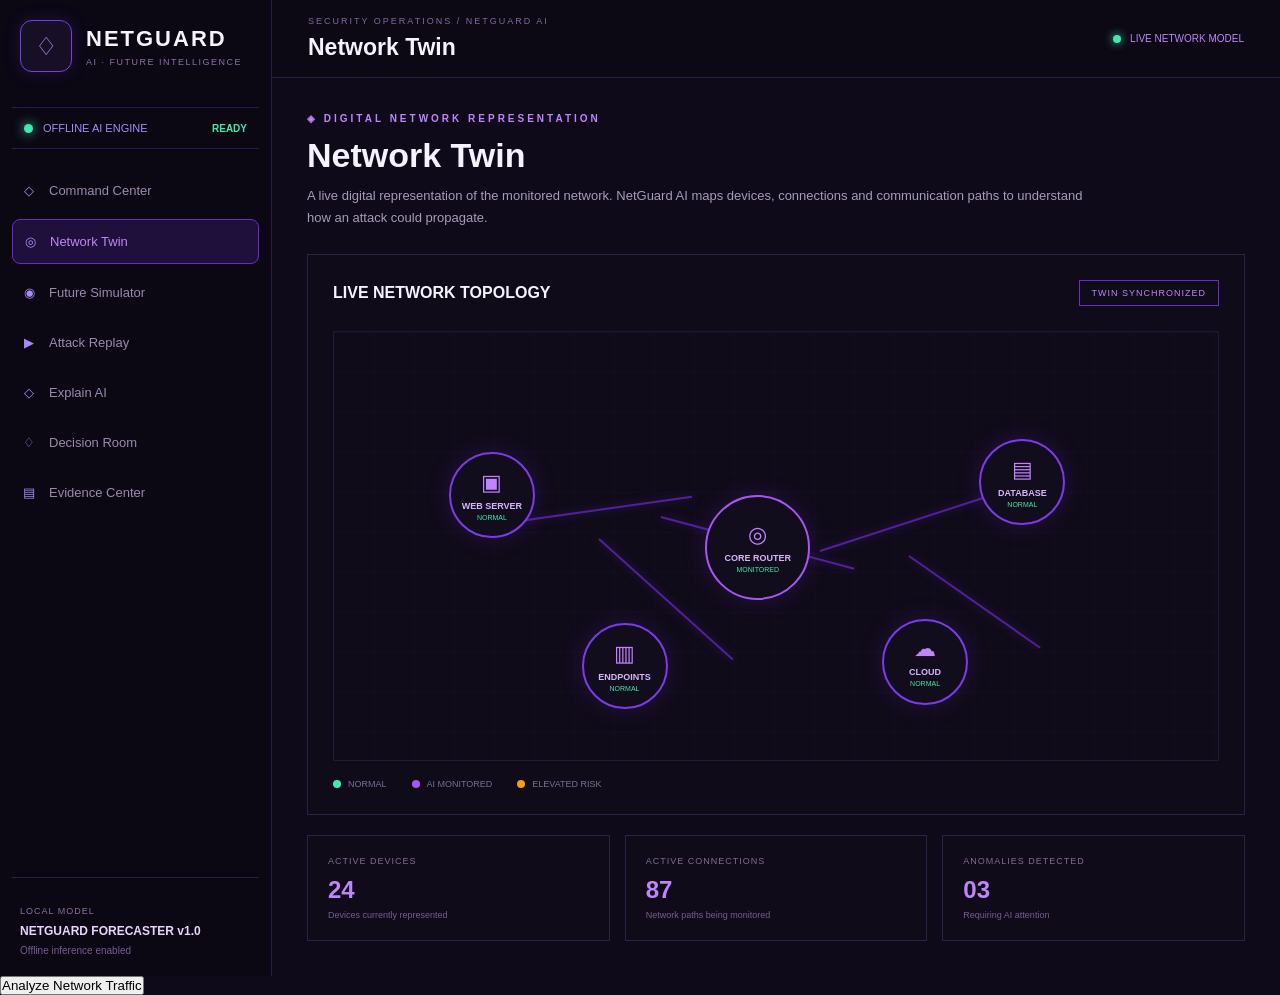
<file: frontended/networktwin.html>
<!DOCTYPE html>
<html lang="en">
<head>
    <meta charset="UTF-8">
    <meta name="viewport" content="width=device-width, initial-scale=1.0">

    <title>NetGuard AI - Network Twin</title>

    <style>
        * {
            box-sizing: border-box;
            margin: 0;
            padding: 0;
        }

        body {
            font-family: Arial, Helvetica, sans-serif;
            background: #0F0A1A;
            color: #F5F3FF;
            min-height: 100vh;
        }

        .app {
            display: flex;
            min-height: 100vh;
        }

        /* =========================
           SIDEBAR
           ========================= */

        .sidebar {
            width: 272px;
            background: #0B0713;
            border-right: 1px solid #2E1A4D;
            padding: 20px 12px;
            display: flex;
            flex-direction: column;
            flex-shrink: 0;
        }

        .brand {
            display: flex;
            align-items: center;
            gap: 14px;
            padding: 0 8px 35px;
        }

        .brand-icon {
            width: 52px;
            height: 52px;
            border: 1px solid #7C3AED;
            border-radius: 12px;
            display: flex;
            align-items: center;
            justify-content: center;
            font-size: 25px;
            color: #C084FC;
            background: #171025;
            box-shadow: 0 0 18px rgba(124, 58, 237, 0.20);
        }

        .brand-name {
            font-size: 22px;
            font-weight: 800;
            letter-spacing: 2px;
        }

        .brand-subtitle {
            margin-top: 5px;
            font-size: 9px;
            color: #8B72A8;
            letter-spacing: 1.5px;
        }

        .engine-status {
            border-top: 1px solid #2E1A4D;
            border-bottom: 1px solid #2E1A4D;
            padding: 14px 12px;
            display: flex;
            align-items: center;
            justify-content: space-between;
            margin-bottom: 20px;
        }

        .engine-left {
            display: flex;
            align-items: center;
            gap: 10px;
            color: #A78BFA;
            font-size: 11px;
        }

        .status-dot {
            width: 9px;
            height: 9px;
            border-radius: 50%;
            background: #42E8AD;
            box-shadow: 0 0 12px #42E8AD;
        }

        .ready {
            color: #42E8AD;
            font-size: 10px;
            font-weight: bold;
        }

        .nav {
            display: flex;
            flex-direction: column;
            gap: 7px;
        }

        .nav-item {
            padding: 14px 10px;
            border-radius: 8px;
            color: #9B8AAF;
            font-size: 13px;
            display: flex;
            align-items: center;
            gap: 13px;
            cursor: pointer;
            transition: 0.2s;
        }

        .nav-item:hover {
            background: #1A1029;
            color: #C084FC;
        }

        .nav-item.active {
            background: rgba(124, 58, 237, 0.18);
            border: 1px solid #6D28D9;
            color: #C084FC;
        }

        .nav-icon {
            width: 14px;
            text-align: center;
            color: #A78BFA;
        }

        .sidebar-bottom {
            margin-top: auto;
            border-top: 1px solid #2E1A4D;
            padding: 28px 8px 0;
        }

        .local-model {
            color: #8B72A8;
            font-size: 9px;
            letter-spacing: 1px;
            margin-bottom: 8px;
        }

        .model-name {
            font-size: 12px;
            font-weight: bold;
            color: #E9D5FF;
        }

        .offline {
            margin-top: 7px;
            font-size: 10px;
            color: #765D91;
        }

        /* =========================
           MAIN
           ========================= */

        .main {
            flex: 1;
            min-width: 0;
        }

        .topbar {
            height: 78px;
            border-bottom: 1px solid #2E1A4D;
            display: flex;
            align-items: center;
            justify-content: space-between;
            padding: 0 36px;
            background: #0C0814;
        }

        .breadcrumb {
            color: #8069A0;
            font-size: 9px;
            letter-spacing: 2px;
            margin-bottom: 8px;
        }

        .page-title {
            font-size: 23px;
            font-weight: 700;
        }

        .monitoring {
            display: flex;
            align-items: center;
            gap: 9px;
            color: #C084FC;
            font-size: 10px;
        }

        .monitor-dot {
            width: 8px;
            height: 8px;
            border-radius: 50%;
            background: #42E8AD;
            box-shadow: 0 0 10px #42E8AD;
        }

        .content {
            padding: 35px;
        }

        /* =========================
           HEADER
           ========================= */

        .module-header {
            margin-bottom: 25px;
        }

        .module-tag {
            color: #C084FC;
            font-size: 10px;
            font-weight: bold;
            letter-spacing: 3px;
            margin-bottom: 12px;
        }

        .module-title {
            font-size: 34px;
            margin-bottom: 10px;
        }

        .module-description {
            color: #A89BB8;
            font-size: 13px;
            line-height: 1.7;
            max-width: 800px;
        }

        /* =========================
           NETWORK TWIN
           ========================= */

        .twin-panel {
            border: 1px solid #302044;
            background: #100B19;
            padding: 25px;
            min-height: 560px;
            position: relative;
            overflow: hidden;
        }

        .panel-header {
            display: flex;
            justify-content: space-between;
            align-items: center;
            margin-bottom: 25px;
        }

        .panel-title {
            font-size: 16px;
            font-weight: bold;
        }

        .panel-status {
            border: 1px solid #6D28D9;
            color: #C084FC;
            padding: 7px 12px;
            font-size: 9px;
            letter-spacing: 1px;
        }

        .network-area {
            height: 430px;
            position: relative;
            border: 1px solid #241634;
            background:
                linear-gradient(rgba(124,58,237,.04) 1px, transparent 1px),
                linear-gradient(90deg, rgba(124,58,237,.04) 1px, transparent 1px);
            background-size: 40px 40px;
            overflow: hidden;
        }

        .connection {
            position: absolute;
            height: 2px;
            background: #6D28D9;
            transform-origin: left center;
            opacity: .7;
            box-shadow: 0 0 8px rgba(124,58,237,.5);
        }

        .connection.one {
            width: 210px;
            left: 17%;
            top: 45%;
            transform: rotate(-8deg);
        }

        .connection.two {
            width: 200px;
            left: 37%;
            top: 43%;
            transform: rotate(15deg);
        }

        .connection.three {
            width: 190px;
            left: 55%;
            top: 51%;
            transform: rotate(-18deg);
        }

        .connection.four {
            width: 180px;
            left: 30%;
            top: 48%;
            transform: rotate(42deg);
        }

        .connection.five {
            width: 160px;
            left: 65%;
            top: 52%;
            transform: rotate(35deg);
        }

        .node {
            position: absolute;
            width: 86px;
            height: 86px;
            border: 2px solid #7C3AED;
            border-radius: 50%;
            background: #120D1C;
            display: flex;
            flex-direction: column;
            justify-content: center;
            align-items: center;
            z-index: 2;
            box-shadow: 0 0 25px rgba(124,58,237,.18);
            cursor: pointer;
            transition: .25s;
        }

        .node:hover {
            transform: scale(1.08);
            border-color: #C084FC;
            box-shadow: 0 0 35px rgba(168,85,247,.35);
        }

        .node-icon {
            font-size: 22px;
            color: #C084FC;
        }

        .node-name {
            margin-top: 5px;
            font-size: 9px;
            color: #D8B4FE;
            font-weight: bold;
        }

        .node-status {
            margin-top: 3px;
            font-size: 7px;
            color: #42E8AD;
        }

        .node.router {
            left: 42%;
            top: 38%;
            width: 105px;
            height: 105px;
            border-color: #A855F7;
        }

        .node.server {
            left: 13%;
            top: 28%;
        }

        .node.database {
            left: 73%;
            top: 25%;
        }

        .node.endpoint {
            left: 28%;
            top: 68%;
        }

        .node.cloud {
            left: 62%;
            top: 67%;
        }

        /* =========================
           LEGEND
           ========================= */

        .legend {
            display: flex;
            gap: 25px;
            margin-top: 18px;
            flex-wrap: wrap;
        }

        .legend-item {
            display: flex;
            align-items: center;
            gap: 7px;
            font-size: 9px;
            color: #806C94;
        }

        .legend-dot {
            width: 8px;
            height: 8px;
            border-radius: 50%;
        }

        .normal {
            background: #42E8AD;
        }

        .monitored {
            background: #A855F7;
        }

        .risk {
            background: #F59E0B;
        }

        /* =========================
           INFO CARDS
           ========================= */

        .info-grid {
            display: grid;
            grid-template-columns: repeat(3, 1fr);
            gap: 15px;
            margin-top: 20px;
        }

        .info-card {
            background: #100B19;
            border: 1px solid #302044;
            padding: 20px;
        }

        .info-label {
            color: #806C94;
            font-size: 9px;
            letter-spacing: 1px;
            margin-bottom: 10px;
        }

        .info-value {
            font-size: 24px;
            font-weight: 800;
            color: #C084FC;
        }

        .info-note {
            margin-top: 6px;
            font-size: 9px;
            color: #765D91;
        }

        @media (max-width: 1000px) {
            .sidebar {
                width: 220px;
            }

            .info-grid {
                grid-template-columns: 1fr;
            }
        }

        @media (max-width: 800px) {
            .app {
                flex-direction: column;
            }

            .sidebar {
                width: 100%;
            }

            .nav {
                flex-direction: row;
                flex-wrap: wrap;
            }

            .sidebar-bottom {
                display: none;
            }

            .content {
                padding: 20px;
            }

            .topbar {
                padding: 0 20px;
            }

            .network-area {
                height: 500px;
            }
        }
    </style>
</head>

<body>

<div class="app">

    <!-- SIDEBAR -->
    <aside class="sidebar">

        <div class="brand">
            <div class="brand-icon">♢</div>

            <div>
                <div class="brand-name">NETGUARD</div>
                <div class="brand-subtitle">
                    AI · FUTURE INTELLIGENCE
                </div>
            </div>
        </div>

        <div class="engine-status">

            <div class="engine-left">
                <div class="status-dot"></div>
                OFFLINE AI ENGINE
            </div>

            <div class="ready">
                READY
            </div>

        </div>

        <nav class="nav">

            <div class="nav-item"
                 onclick="window.location.href='homepage.html'">
                <span class="nav-icon">◇</span>
                Command Center
            </div>

            <div class="nav-item active">
                <span class="nav-icon">◎</span>
                Network Twin
            </div>

            <div class="nav-item"
     onclick="window.location.href='futuresimulator.html'">
    <span class="nav-icon">◉</span>
    Future Simulator
</div>

            <div class="nav-item"
                 onclick="window.location.href='attackreplay.html'">
                <span class="nav-icon">▶</span>
                Attack Replay
            </div>

            <div class="nav-item"
                 onclick="window.location.href='explainai.html'">
                <span class="nav-icon">◇</span>
                Explain AI
            </div>

            <div class="nav-item"
                 onclick="window.location.href='decisionroom.html'">
                <span class="nav-icon">♢</span>
                Decision Room
            </div>

            <div class="nav-item"
                 onclick="window.location.href='evidencecenter.html'">
                <span class="nav-icon">▤</span>
                Evidence Center
            </div>

        </nav>

        <div class="sidebar-bottom">

            <div class="local-model">
                LOCAL MODEL
            </div>

            <div class="model-name">
                NETGUARD FORECASTER v1.0
            </div>

            <div class="offline">
                Offline inference enabled
            </div>

        </div>

    </aside>


    <!-- MAIN -->
    <main class="main">

        <header class="topbar">

            <div>
                <div class="breadcrumb">
                    SECURITY OPERATIONS / NETGUARD AI
                </div>

                <div class="page-title">
                    Network Twin
                </div>
            </div>

            <div class="monitoring">
                <div class="monitor-dot"></div>
                LIVE NETWORK MODEL
            </div>

        </header>


        <div class="content">

            <section class="module-header">

                <div class="module-tag">
                    ◈ DIGITAL NETWORK REPRESENTATION
                </div>

                <h1 class="module-title">
                    Network Twin
                </h1>

                <p class="module-description">
                    A live digital representation of the monitored network.
                    NetGuard AI maps devices, connections and communication
                    paths to understand how an attack could propagate.
                </p>

            </section>


            <!-- NETWORK MAP -->

            <section class="twin-panel">

                <div class="panel-header">

                    <div>
                        <div class="panel-title">
                            LIVE NETWORK TOPOLOGY
                        </div>
                    </div>

                    <div class="panel-status">
                        TWIN SYNCHRONIZED
                    </div>

                </div>


                <div class="network-area">

                    <div class="connection one"></div>
                    <div class="connection two"></div>
                    <div class="connection three"></div>
                    <div class="connection four"></div>
                    <div class="connection five"></div>


                    <div class="node server"
                         onclick="nodeInfo('Web Server')">

                        <div class="node-icon">▣</div>
                        <div class="node-name">WEB SERVER</div>
                        <div class="node-status">NORMAL</div>

                    </div>


                    <div class="node router"
                         onclick="nodeInfo('Core Router')">

                        <div class="node-icon">◎</div>
                        <div class="node-name">CORE ROUTER</div>
                        <div class="node-status">MONITORED</div>

                    </div>


                    <div class="node database"
                         onclick="nodeInfo('Database Server')">

                        <div class="node-icon">▤</div>
                        <div class="node-name">DATABASE</div>
                        <div class="node-status">NORMAL</div>

                    </div>


                    <div class="node endpoint"
                         onclick="nodeInfo('Endpoint Cluster')">

                        <div class="node-icon">▥</div>
                        <div class="node-name">ENDPOINTS</div>
                        <div class="node-status">NORMAL</div>

                    </div>


                    <div class="node cloud"
                         onclick="nodeInfo('Cloud Gateway')">

                        <div class="node-icon">☁</div>
                        <div class="node-name">CLOUD</div>
                        <div class="node-status">NORMAL</div>

                    </div>

                </div>


                <div class="legend">

                    <div class="legend-item">
                        <span class="legend-dot normal"></span>
                        NORMAL
                    </div>

                    <div class="legend-item">
                        <span class="legend-dot monitored"></span>
                        AI MONITORED
                    </div>

                    <div class="legend-item">
                        <span class="legend-dot risk"></span>
                        ELEVATED RISK
                    </div>

                </div>

            </section>


            <!-- INFORMATION -->

            <section class="info-grid">

                <div class="info-card">
                    <div class="info-label">
                        ACTIVE DEVICES
                    </div>

                    <div class="info-value">
                        24
                    </div>

                    <div class="info-note">
                        Devices currently represented
                    </div>
                </div>


                <div class="info-card">
                    <div class="info-label">
                        ACTIVE CONNECTIONS
                    </div>

                    <div class="info-value">
                        87
                    </div>

                    <div class="info-note">
                        Network paths being monitored
                    </div>
                </div>


                <div class="info-card">
                    <div class="info-label">
                        ANOMALIES DETECTED
                    </div>

                    <div class="info-value">
                        03
                    </div>

                    <div class="info-note">
                        Requiring AI attention
                    </div>
                </div>

            </section>

        </div>

    </main>

</div>


<script>

function showFeature(feature) {

    alert(
        feature +
        " module is the next NetGuard AI feature."
    );

}


function nodeInfo(node) {

    alert(
        node +
        "\\n\\n" +
        "Status: Monitored\\n" +
        "Connection: Active\\n" +
        "AI observation: Enabled"
    );

}

async function analyzeNetworkTraffic() {

    const trafficData = [
        {
            packets: 12000,
            bytes: 8500000,
            destination_ip: "192.168.1.20",
            destination_port: 443
        },
        {
            packets: 3500,
            bytes: 2100000,
            destination_ip: "192.168.1.21",
            destination_port: 22
        },
        {
            packets: 1800,
            bytes: 950000,
            destination_ip: "192.168.1.22",
            destination_port: 80
        }
    ];

    try {

        const response = await fetch(
            "http://127.0.0.1:5000/analyze",
            {
                method: "POST",
                headers: {
                    "Content-Type": "application/json"
                },
                body: JSON.stringify(trafficData)
            }
        );

        const result = await response.json();

        console.log("NETGUARD AI ANALYSIS:", result);

        if (!response.ok) {
            alert(result.error || "Analysis failed.");
            return;
        }

        alert(
            "NETGUARD AI ANALYSIS\n\n" +
            "Risk Score: " + result.risk.score + "\n" +
            "Threat Level: " + result.risk.level + "\n" +
            "Attack Type: " + result.risk.attack_type + "\n" +
            "Confidence: " + result.risk.confidence + "%"
        );

    } catch (error) {

        console.error("Backend connection error:", error);

        alert(
            "Could not connect to NetGuard AI backend.\n\n" +
            "Make sure python app.py is running."
        );
    }
}


</script>

<button onclick="analyzeNetworkTraffic()">
    Analyze Network Traffic
</button>


<script>
function loadNetGuardAnalysis() {

    const saved =
        localStorage.getItem("netguardAnalysis");

    if (!saved) {
        return;
    }

    try {

        const data = JSON.parse(saved);

        console.log(
            "Network Twin received:",
            data
        );

        // Display the latest risk information
        const risk =
            data.risk || {};

        const message =
            "LATEST AI ANALYSIS\n\n" +
            "Risk Score: " +
            (risk.score ?? 0) + "\n" +
            "Threat Level: " +
            (risk.level ?? "UNKNOWN") + "\n" +
            "Attack Type: " +
            (risk.attack_type ?? "UNKNOWN") + "\n" +
            "Confidence: " +
            (risk.confidence ?? 0) + "%";

        console.log(message);

    }
    catch (error) {

        console.error(
            "Could not load NetGuard analysis:",
            error
        );

    }
}

loadNetGuardAnalysis();
</script>
</body>
</html>
</file>
